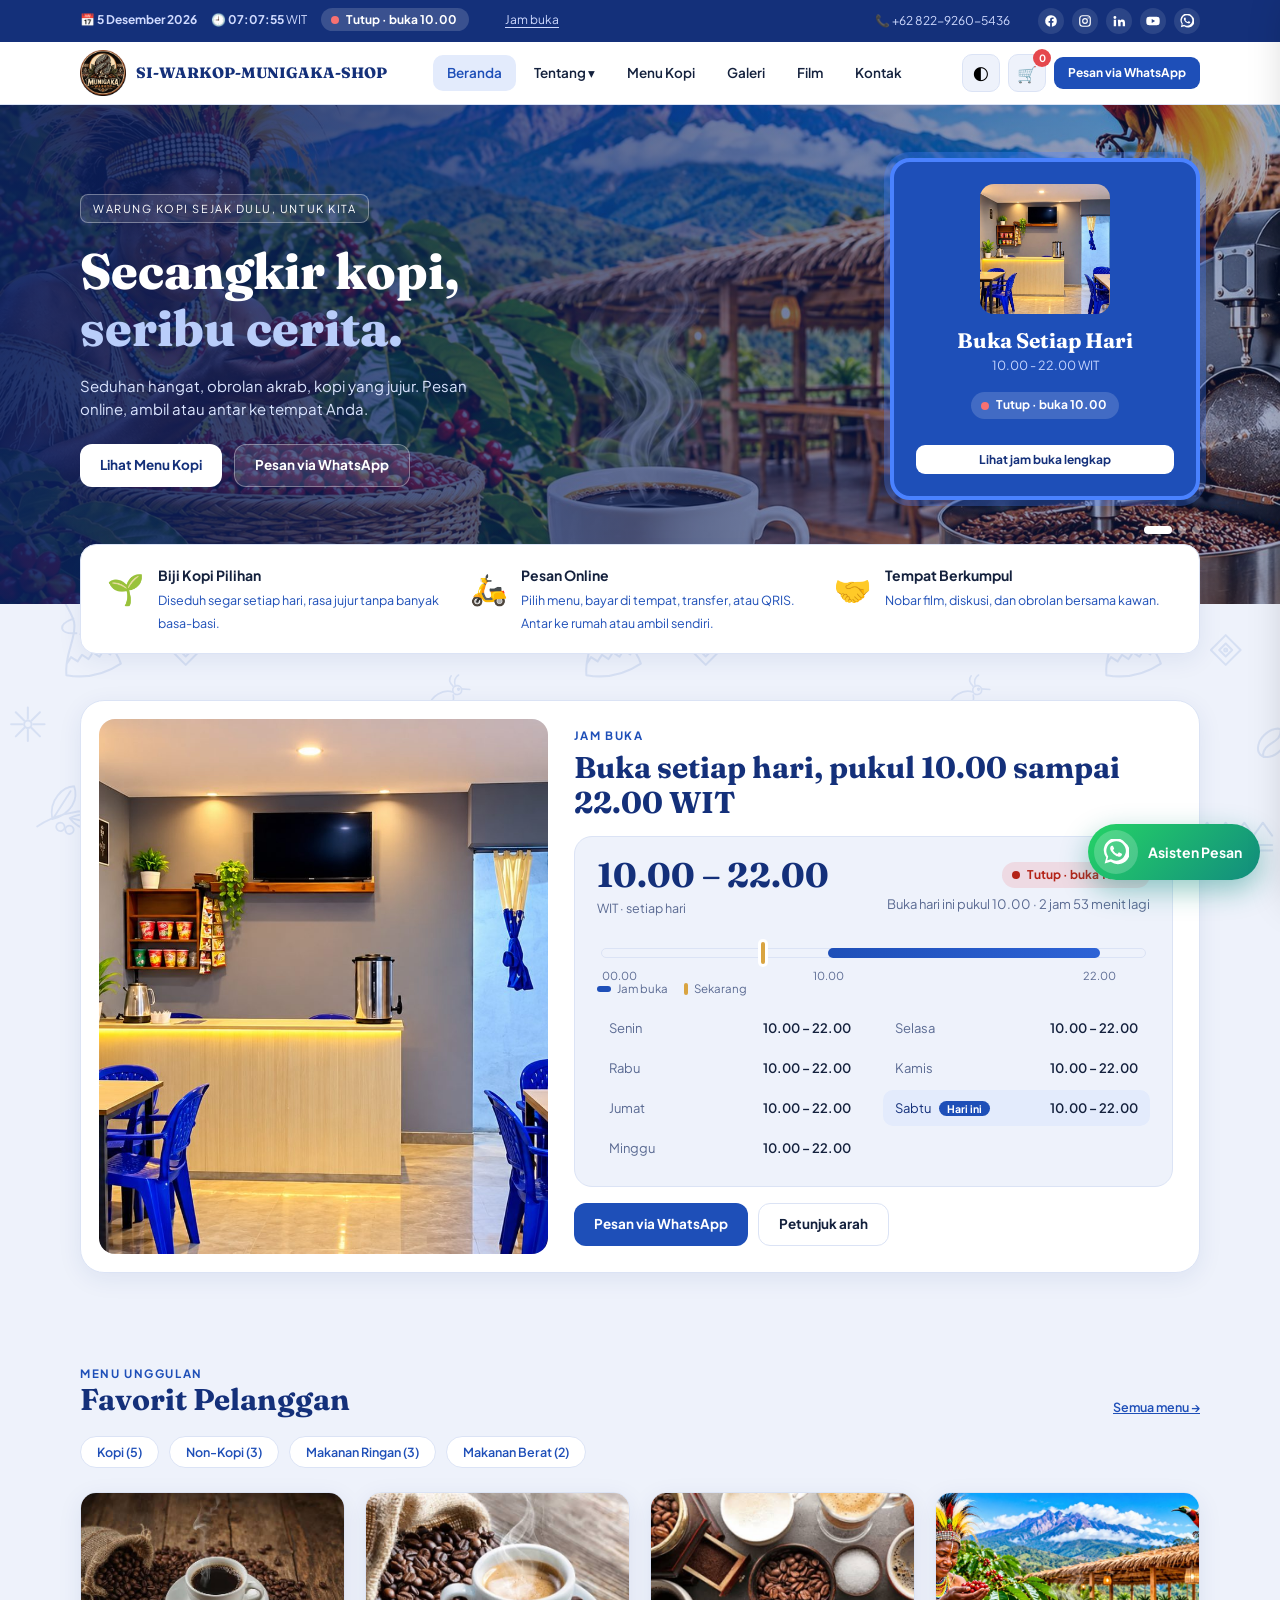
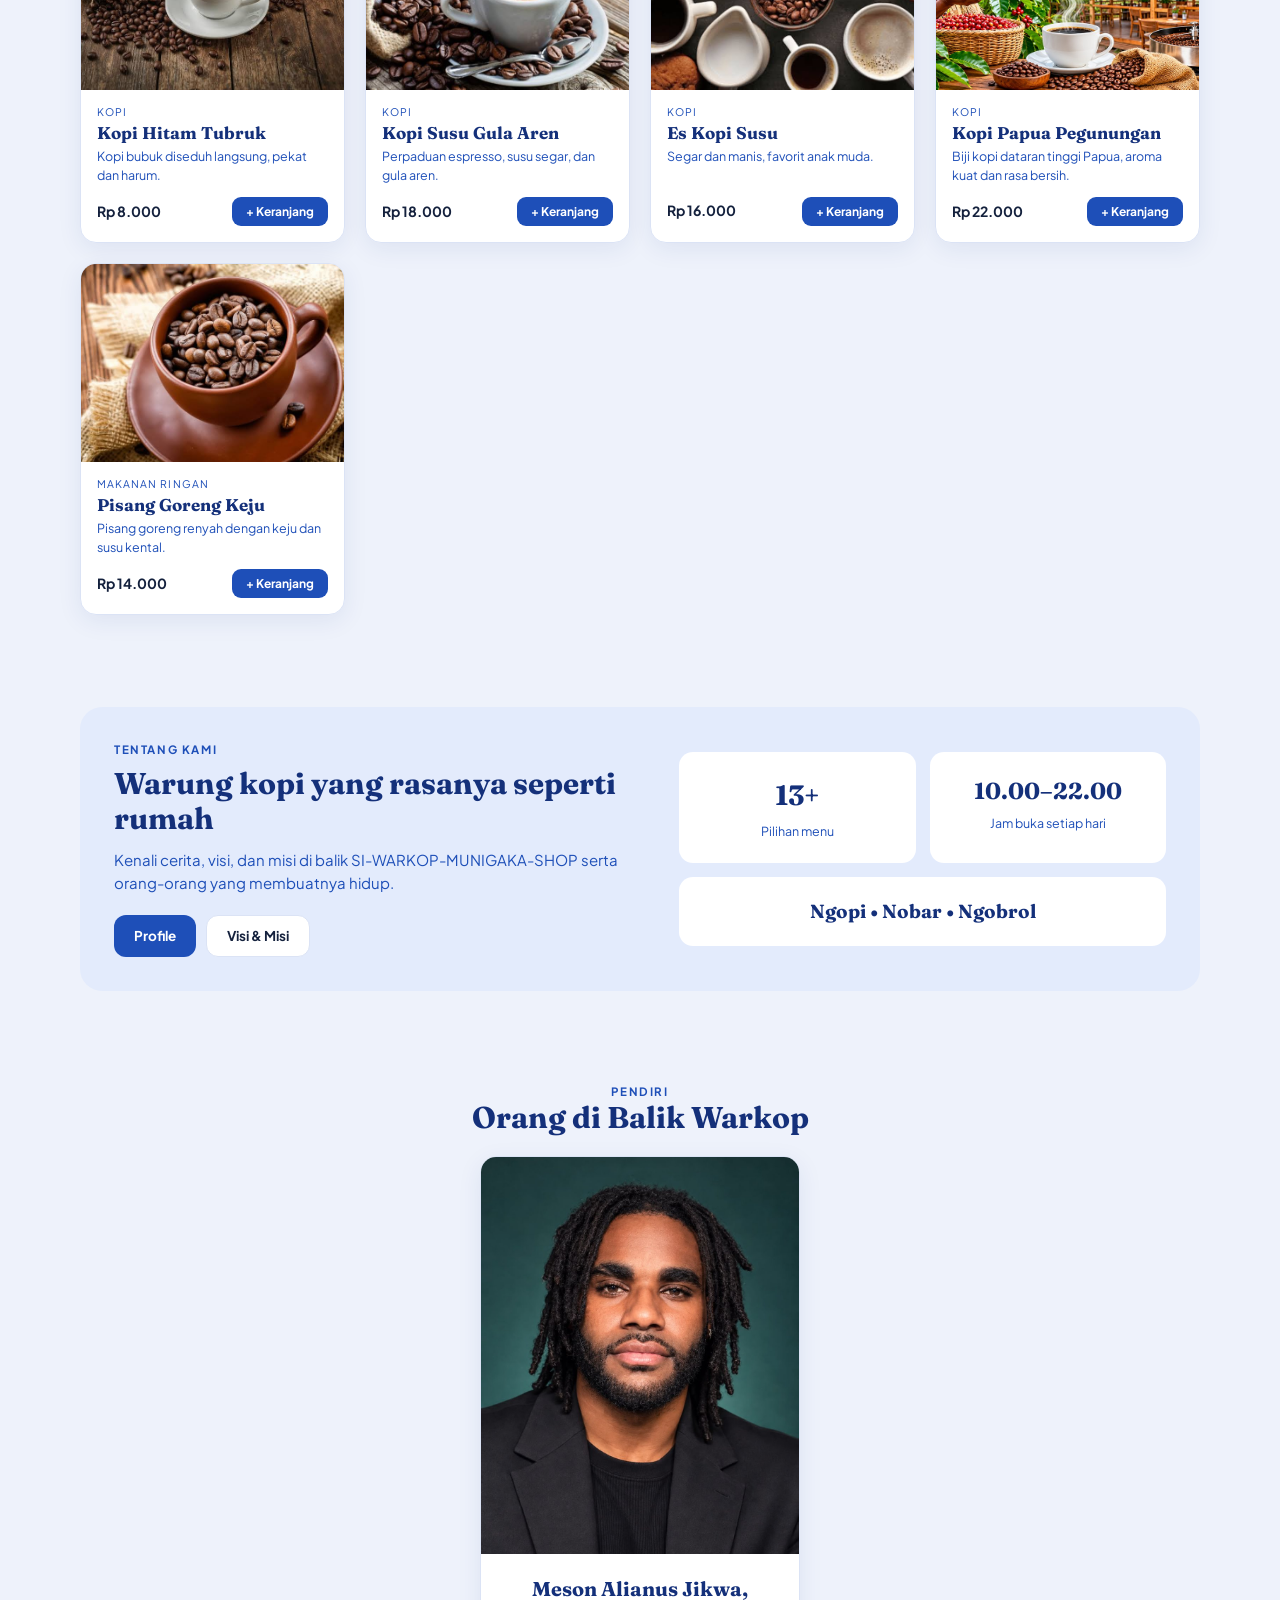
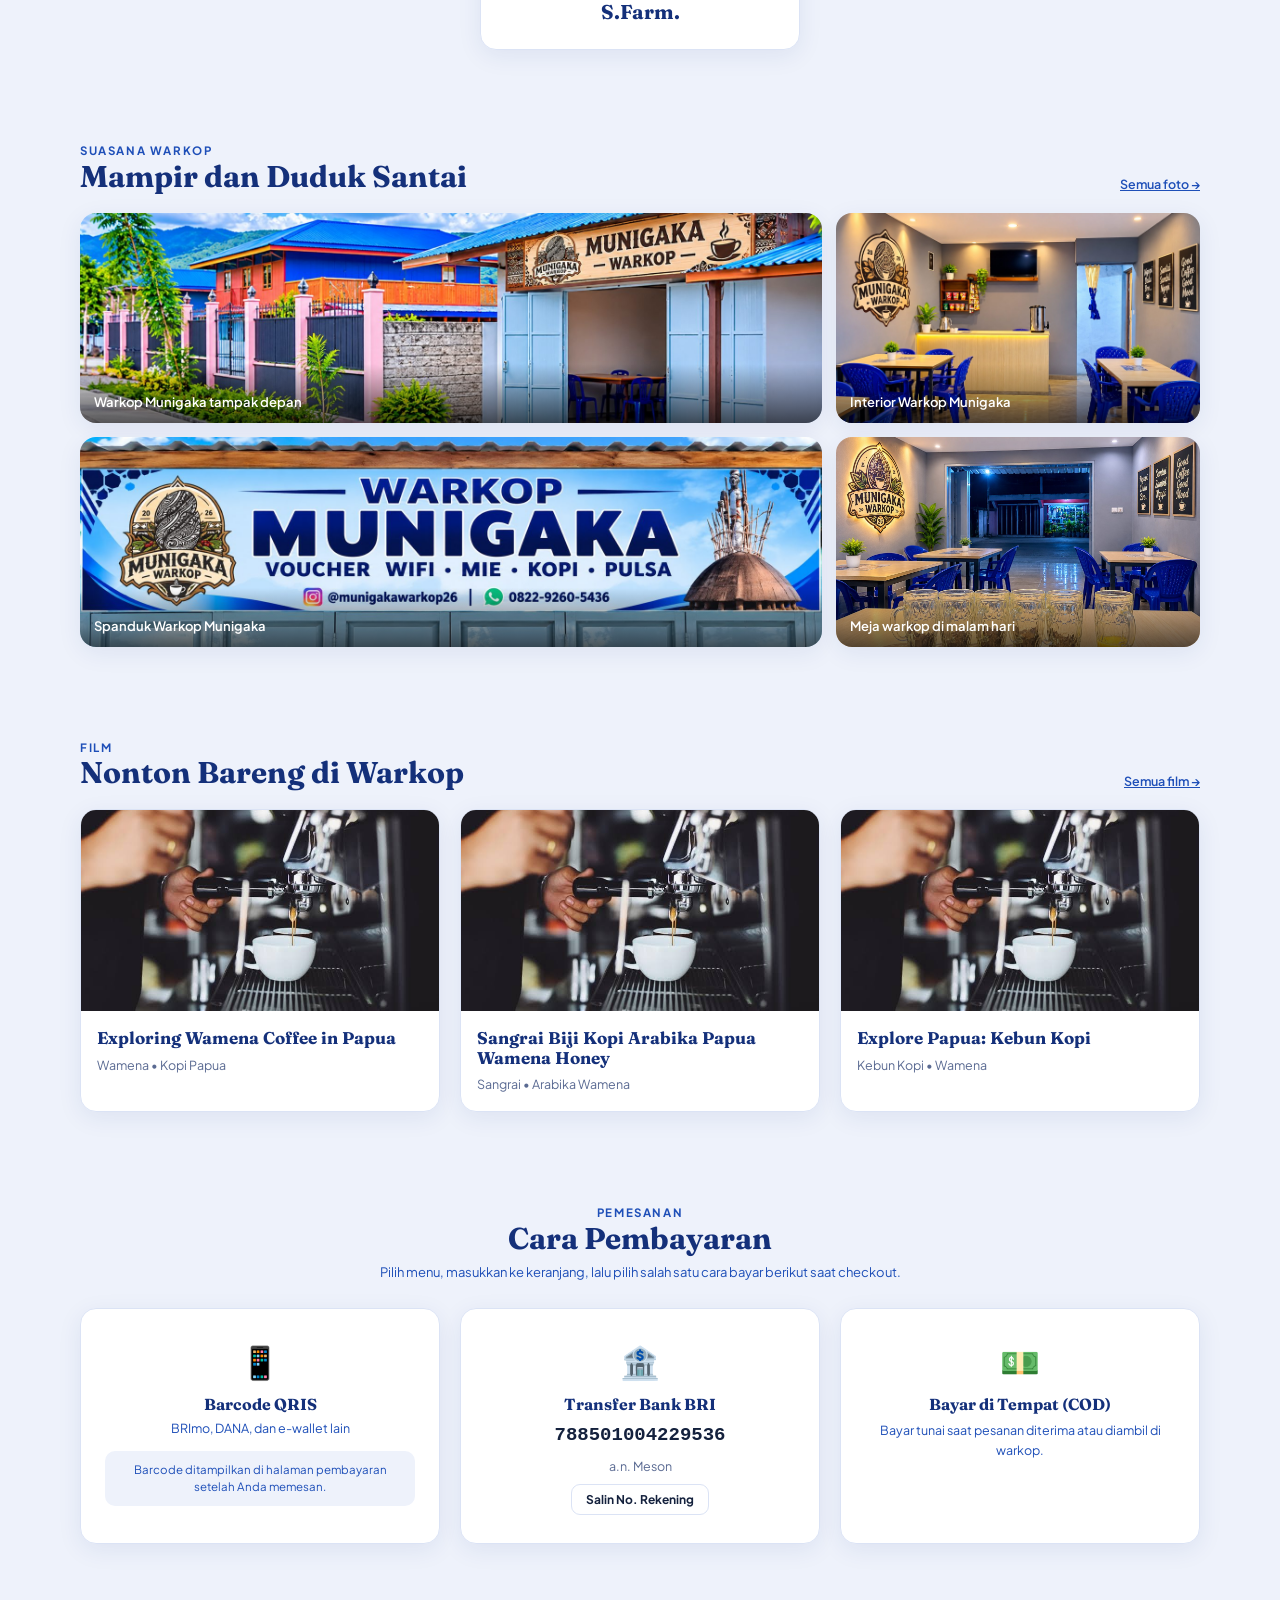
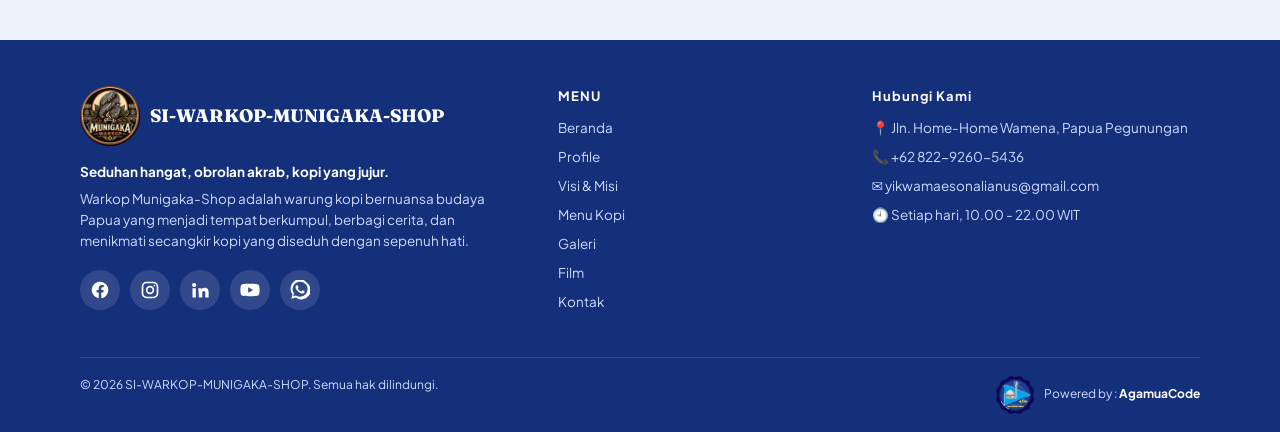
<file: index.html>
<!DOCTYPE html>
<html lang="id">
<head>
<meta charset="UTF-8"><meta name="viewport" content="width=device-width,initial-scale=1">
<title>SI-WARKOP-MUNIGAKA-SHOP — Secangkir kopi, seribu cerita</title>
<meta name="description" content="Warkop Munigaka, Wamena. Buka setiap hari pukul 10.00 - 22.00 WIT. Pesan online, ambil atau antar ke tempat Anda.">
<meta property="og:title" content="Warkop Munigaka — buka setiap hari 10.00 - 22.00 WIT">
<meta property="og:image" content="assets/images/foto/warkop/warkop-tampak-depan.jpg">
<link rel="icon" href="assets/images/logo.png">
<link rel="preconnect" href="https://fonts.googleapis.com"><link rel="preconnect" href="https://fonts.gstatic.com" crossorigin>
<link href="https://fonts.googleapis.com/css2?family=Fraunces:opsz,wght@9..144,600;9..144,800&family=Plus+Jakarta+Sans:wght@400;500;600;700&display=swap" rel="stylesheet">
<link rel="stylesheet" href="assets/css/style.css">
</head>
<body data-page="index">
<div id="site-header"></div>

<header class="hero">
  <div id="slides"></div>
  <div class="wrap">
    <div>
      <button class="hero-status on-dark" data-hours aria-label="Lihat jam buka lengkap"><span class="js-pill"></span><u>Lihat jam buka lengkap</u></button><br>
      <span class="tag">Warung kopi sejak dulu, untuk kita</span>
      <h1>Secangkir kopi,<br><em>seribu cerita.</em></h1>
      <p>Seduhan hangat, obrolan akrab, kopi yang jujur. Pesan online, ambil atau antar ke tempat Anda.</p>
      <div class="cta"><a class="btn btn-white" href="menu.html">Lihat Menu Kopi</a><a class="btn btn-outline" data-wa="Halo SI-WARKOP-MUNIGAKA-SHOP, saya ingin memesan." href="https://wa.me/6282292605436" target="_blank" rel="noopener">Pesan via WhatsApp</a></div>
    </div>
    <div class="open-card">
      <img src="assets/images/foto/hero/buka-setiap-hari.jpg" alt="Interior Warkop Munigaka">
      <h3>Buka Setiap Hari</h3><small>10.00 - 22.00 WIT</small>
      <div class="oc-state on-dark"><span class="js-pill"></span></div>
      <button class="btn btn-white btn-sm" data-hours>Lihat jam buka lengkap</button>
    </div>
  </div>
  <div class="dots" id="dots"></div>
</header>

<main class="wrap">
  <div class="features reveal">
    <div class="feat"><div class="ic">🌱</div><div><b>Biji Kopi Pilihan</b><span>Diseduh segar setiap hari, rasa jujur tanpa banyak basa-basi.</span></div></div>
    <div class="feat"><div class="ic">🛵</div><div><b>Pesan Online</b><span>Pilih menu, bayar di tempat, transfer, atau QRIS. Antar ke rumah atau ambil sendiri.</span></div></div>
    <div class="feat"><div class="ic">🤝</div><div><b>Tempat Berkumpul</b><span>Nobar film, diskusi, dan obrolan bersama kawan.</span></div></div>
  </div>

  <section id="jam">
    <div class="hours-sec reveal">
      <div class="hs-photo"><img src="assets/images/foto/warkop/interior-warkop.jpg" alt="Interior Warkop Munigaka" loading="lazy"></div>
      <div class="hs-info">
        <div class="eyebrow">Jam Buka</div>
        <h2>Buka setiap hari, pukul 10.00 sampai 22.00 WIT</h2>
        <div class="hc" data-hours-card></div>
        <div class="hs-cta"><a class="btn btn-primary" data-wa="Halo Warkop Munigaka, saya ingin memesan." href="https://wa.me/6282292605436" target="_blank" rel="noopener">Pesan via WhatsApp</a><a class="btn btn-ghost" href="https://www.google.com/maps/search/?api=1&query=Jln.%20Home-Home%20Wamena" target="_blank" rel="noopener">Petunjuk arah</a></div>
      </div>
    </div>
  </section>

  <section id="menu">
    <div class="sec-head"><div><div class="eyebrow">Menu Unggulan</div><h2>Favorit Pelanggan</h2></div><a class="more" href="menu.html">Semua menu →</a></div>
    <div class="chips" id="chips"></div>
    <div class="grid4" id="favGrid"></div>
  </section>

  <section>
    <div class="about reveal">
      <div>
        <div class="eyebrow">Tentang Kami</div>
        <h2>Warung kopi yang rasanya seperti rumah</h2>
        <p>Kenali cerita, visi, dan misi di balik SI-WARKOP-MUNIGAKA-SHOP serta orang-orang yang membuatnya hidup.</p>
        <div style="display:flex;gap:10px"><a class="btn btn-primary" href="profile.html">Profile</a><a class="btn btn-ghost" href="visi-misi.html">Visi &amp; Misi</a></div>
      </div>
      <div class="stats">
        <div class="stat"><b id="menuCount">13+</b><span>Pilihan menu</span></div>
        <div class="stat"><b style="font-size:23px">10.00–22.00</b><span>Jam buka setiap hari</span></div>
        <div class="stat wide">Ngopi • Nobar • Ngobrol</div>
      </div>
    </div>
  </section>

  <section class="center">
    <div class="eyebrow">Pendiri</div><h2>Orang di Balik Warkop</h2>
    <div class="card founder reveal"><div class="img"><img src="assets/images/foto/profile/meson-alianus-jikwa.jpg" alt="Meson Alianus Jikwa, S.Farm."></div><div class="body"><h3>Meson Alianus Jikwa, S.Farm.</h3></div></div>
  </section>

  <section>
    <div class="sec-head"><div><div class="eyebrow">Suasana Warkop</div><h2>Mampir dan Duduk Santai</h2></div><a class="more" href="galeri.html">Semua foto →</a></div>
    <div class="mini-gal" id="miniGal"></div>
  </section>

  <section>
    <div class="sec-head"><div><div class="eyebrow">Film</div><h2>Nonton Bareng di Warkop</h2></div><a class="more" href="film.html">Semua film →</a></div>
    <div class="grid3" id="filmGrid"></div>
  </section>

  <section class="center">
    <div class="eyebrow">Pemesanan</div><h2>Cara Pembayaran</h2>
    <p>Pilih menu, masukkan ke keranjang, lalu pilih salah satu cara bayar berikut saat checkout.</p>
    <div class="grid3" style="margin-top:26px">
      <div class="card pay reveal"><div class="ic">📱</div><h3>Barcode QRIS</h3><p style="min-height:0">BRImo, DANA, dan e-wallet lain</p><div class="note">Barcode ditampilkan di halaman pembayaran setelah Anda memesan.</div></div>
      <div class="card pay reveal"><div class="ic">🏦</div><h3>Transfer Bank BRI</h3><span class="rek">788501004229536</span><p style="min-height:0;color:var(--muted)">a.n. Meson</p><button class="btn btn-ghost btn-sm" id="payCopy" style="margin-top:8px">Salin No. Rekening</button></div>
      <div class="card pay reveal"><div class="ic">💵</div><h3>Bayar di Tempat (COD)</h3><p style="min-height:0;margin-top:8px">Bayar tunai saat pesanan diterima atau diambil di warkop.</p></div>
    </div>
  </section>
</main>

<div id="site-footer"></div>
<script src="assets/js/app.js"></script>
<script src="assets/js/asisten.js"></script>
</body>
</html>
</file>
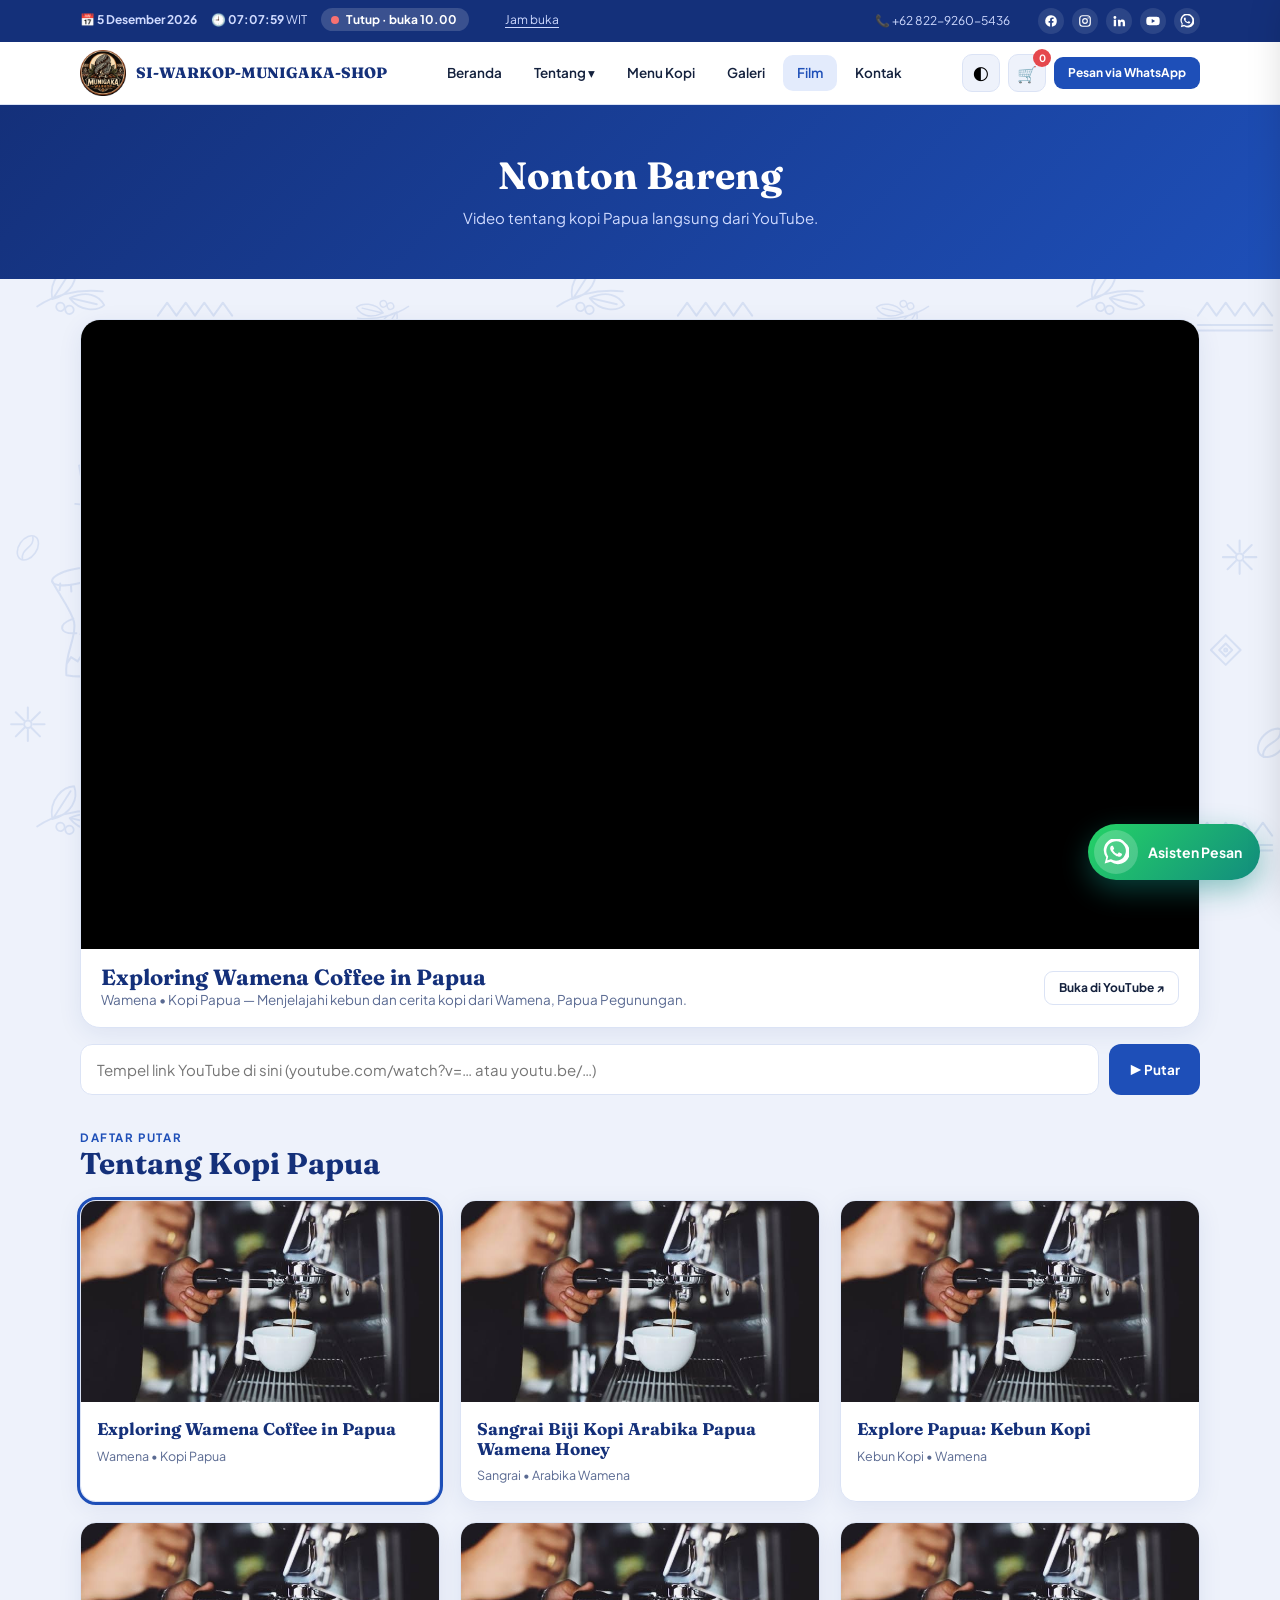
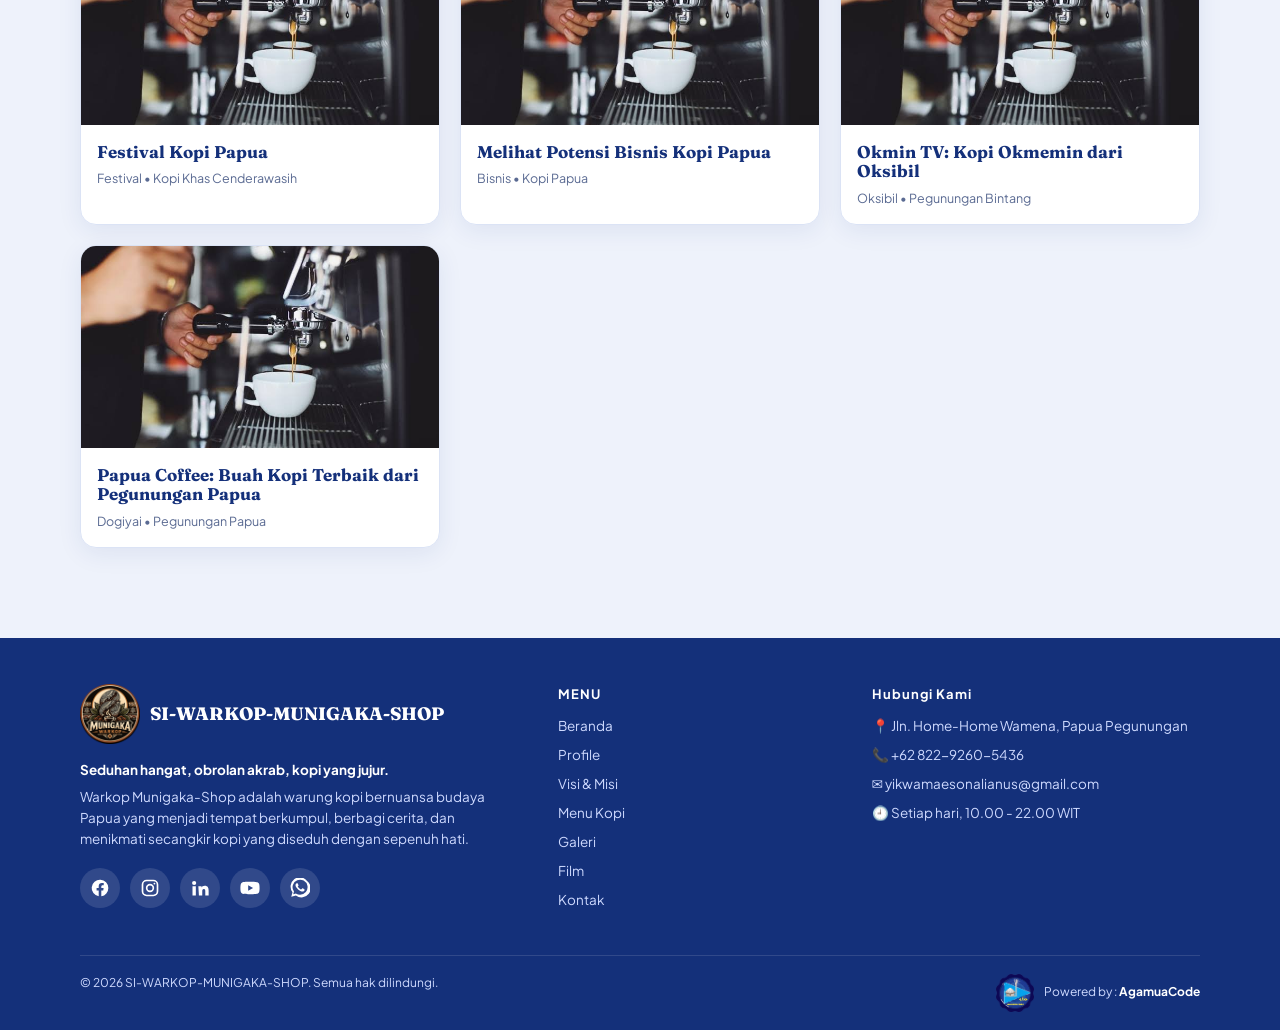
<file: film.html>
<!DOCTYPE html>
<html lang="id">
<head>
<meta charset="UTF-8"><meta name="viewport" content="width=device-width,initial-scale=1">
<title>Nonton Bareng — SI-WARKOP-MUNIGAKA-SHOP</title>
<link rel="icon" href="assets/images/logo.png">
<link rel="preconnect" href="https://fonts.googleapis.com"><link rel="preconnect" href="https://fonts.gstatic.com" crossorigin>
<link href="https://fonts.googleapis.com/css2?family=Fraunces:opsz,wght@9..144,600;9..144,800&family=Plus+Jakarta+Sans:wght@400;500;600;700&display=swap" rel="stylesheet">
<link rel="stylesheet" href="assets/css/style.css">
</head>
<body data-page="film">
<div id="site-header"></div>
<div class="page-hero"><div class="wrap"><h1>Nonton Bareng</h1><p>Video tentang kopi Papua langsung dari YouTube.</p></div></div>
<main class="wrap" style="padding:40px 0">
<div class="player-wrap"><div class="player" id="player"></div>
<div class="player-info"><div><h2 id="pTitle"></h2><p id="pMeta"></p></div><a id="pLink" class="btn btn-ghost btn-sm" target="_blank" rel="noopener">Buka di YouTube ↗</a></div></div>
<form class="yt-form" id="ytForm"><input id="ytUrl" type="text" placeholder="Tempel link YouTube di sini (youtube.com/watch?v=… atau youtu.be/…)" aria-label="Link YouTube"><button class="btn btn-primary">▶ Putar</button></form>
<div class="msg" id="ytMsg"></div>
<div class="sec-head" style="margin-top:34px"><div><div class="eyebrow">Daftar Putar</div><h2>Tentang Kopi Papua</h2></div></div>
<div class="grid3" id="filmGrid"></div>
</main>
<div id="site-footer"></div>
<script src="assets/js/app.js"></script>
<script src="assets/js/asisten.js"></script>
</body></html>
</file>
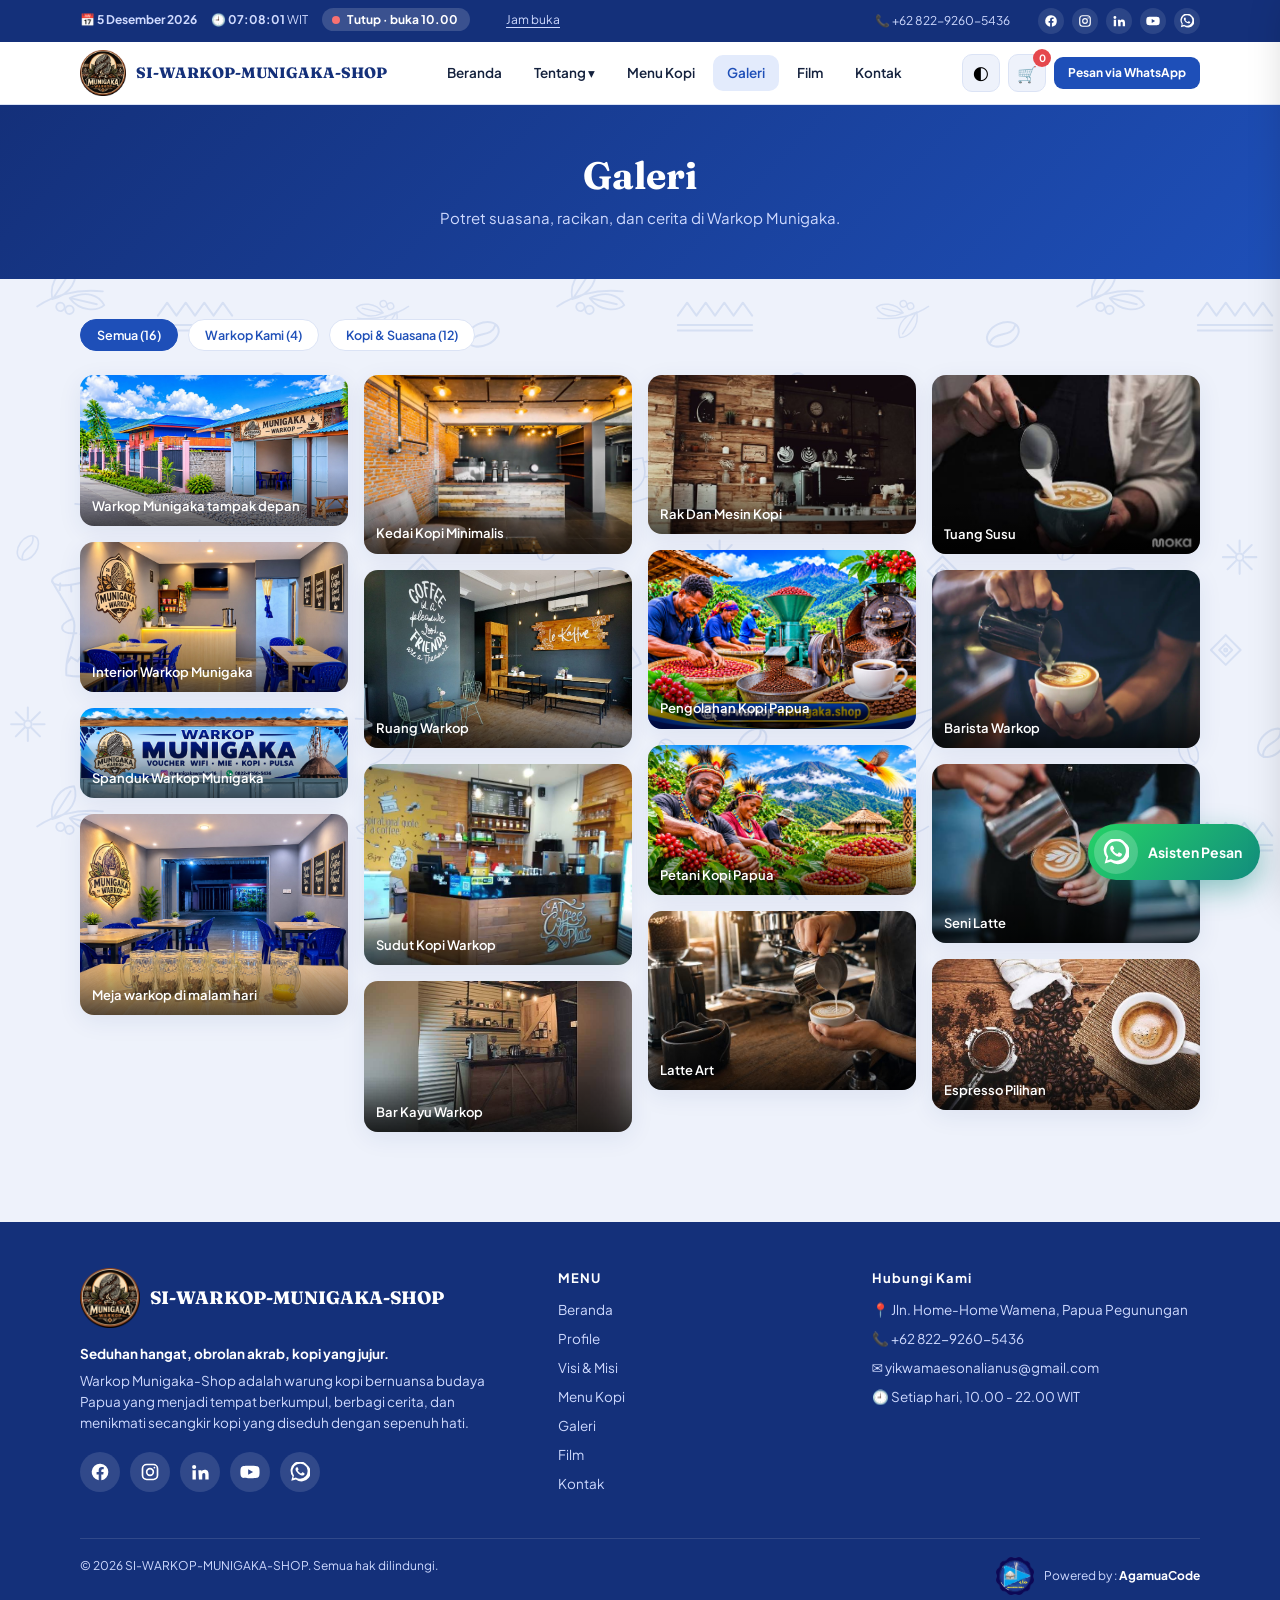
<file: galeri.html>
<!DOCTYPE html>
<html lang="id">
<head>
<meta charset="UTF-8"><meta name="viewport" content="width=device-width,initial-scale=1">
<title>Galeri — SI-WARKOP-MUNIGAKA-SHOP</title>
<link rel="icon" href="assets/images/logo.png">
<link rel="preconnect" href="https://fonts.googleapis.com"><link rel="preconnect" href="https://fonts.gstatic.com" crossorigin>
<link href="https://fonts.googleapis.com/css2?family=Fraunces:opsz,wght@9..144,600;9..144,800&family=Plus+Jakarta+Sans:wght@400;500;600;700&display=swap" rel="stylesheet">
<link rel="stylesheet" href="assets/css/style.css">
</head>
<body data-page="galeri">
<div id="site-header"></div>
<div class="page-hero"><div class="wrap"><h1>Galeri</h1><p>Potret suasana, racikan, dan cerita di Warkop Munigaka.</p></div></div>
<main class="wrap" style="padding:40px 0">
<div class="chips" id="galChips"></div>
<div class="gal" id="galGrid"></div>
</main>
<div id="site-footer"></div>
<script src="assets/js/app.js"></script>
<script src="assets/js/asisten.js"></script>
</body></html>
</file>
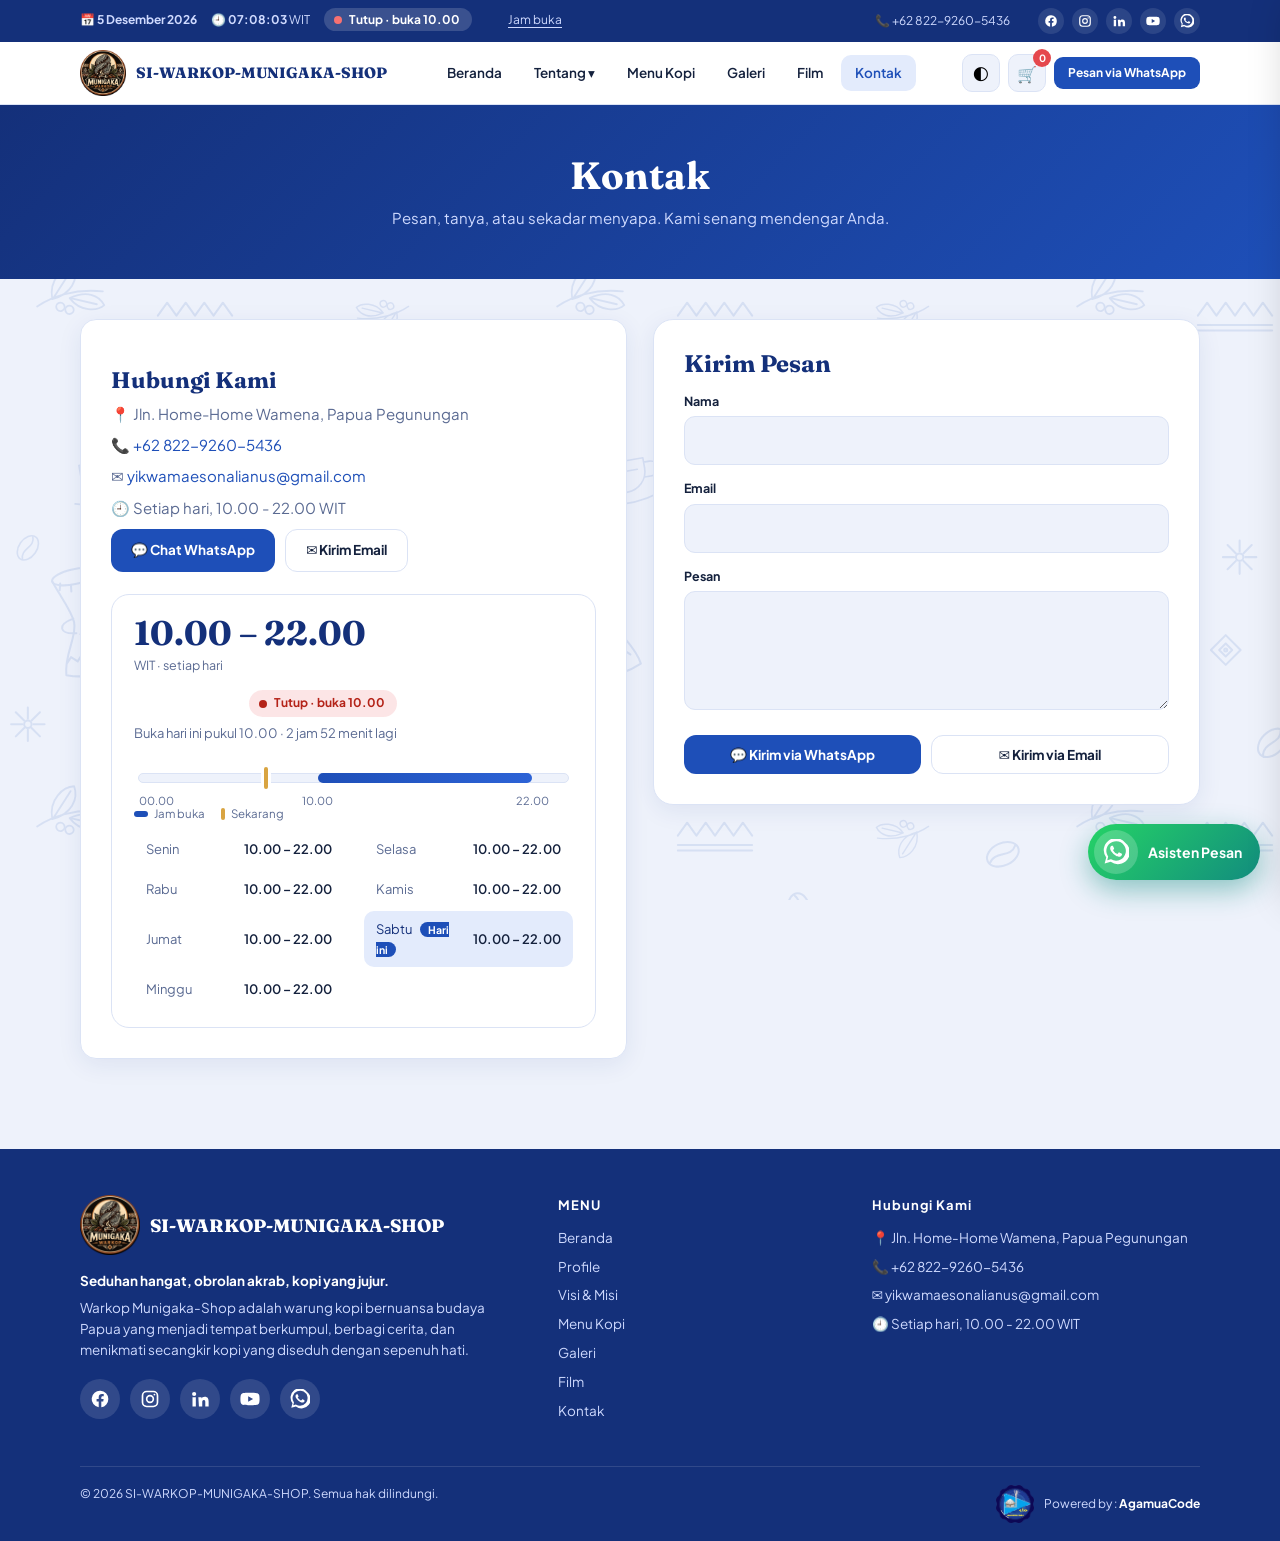
<file: kontak.html>
<!DOCTYPE html>
<html lang="id">
<head>
<meta charset="UTF-8"><meta name="viewport" content="width=device-width,initial-scale=1">
<title>Kontak — SI-WARKOP-MUNIGAKA-SHOP</title>
<link rel="icon" href="assets/images/logo.png">
<link rel="preconnect" href="https://fonts.googleapis.com"><link rel="preconnect" href="https://fonts.gstatic.com" crossorigin>
<link href="https://fonts.googleapis.com/css2?family=Fraunces:opsz,wght@9..144,600;9..144,800&family=Plus+Jakarta+Sans:wght@400;500;600;700&display=swap" rel="stylesheet">
<link rel="stylesheet" href="assets/css/style.css">
</head>
<body data-page="kontak">
<div id="site-header"></div>
<div class="page-hero"><div class="wrap"><h1>Kontak</h1><p>Pesan, tanya, atau sekadar menyapa. Kami senang mendengar Anda.</p></div></div>
<main class="wrap" style="padding:40px 0">
<div class="two" style="align-items:start"><div class="prose"><h2>Hubungi Kami</h2><p>📍 Jln. Home-Home Wamena, Papua Pegunungan</p><p>📞 <a href="tel:+6282292605436" style="color:var(--blue)">+62 822-9260-5436</a></p><p>✉️ <a href="mailto:yikwamaesonalianus@gmail.com" style="color:var(--blue)">yikwamaesonalianus@gmail.com</a></p><p>🕘 Setiap hari, 10.00 - 22.00 WIT</p>
<div style="display:flex;gap:10px;flex-wrap:wrap;margin-top:10px"><a class="btn btn-primary" data-wa href="https://wa.me/6282292605436" target="_blank" rel="noopener">💬 Chat WhatsApp</a><a class="btn btn-ghost" href="mailto:yikwamaesonalianus@gmail.com">✉️ Kirim Email</a></div><div class="hc" data-hours-card style="margin-top:22px"></div></div>
<form class="form" id="contactForm" style="margin:0;max-width:none"><h1 style="font-size:24px">Kirim Pesan</h1>
<div class="field"><label>Nama</label><input name="nama" required></div><div class="field"><label>Email</label><input name="email" type="email" required></div>
<div class="field"><label>Pesan</label><textarea name="pesan" rows="4" required></textarea></div><div style="display:flex;gap:10px;flex-wrap:wrap"><button class="btn btn-primary" style="flex:1">💬 Kirim via WhatsApp</button><button type="button" class="btn btn-ghost" id="mailBtn" style="flex:1">✉️ Kirim via Email</button></div></form></div>
</main>
<div id="site-footer"></div>
<script src="assets/js/app.js"></script>
<script src="assets/js/asisten.js"></script>
</body></html>
</file>
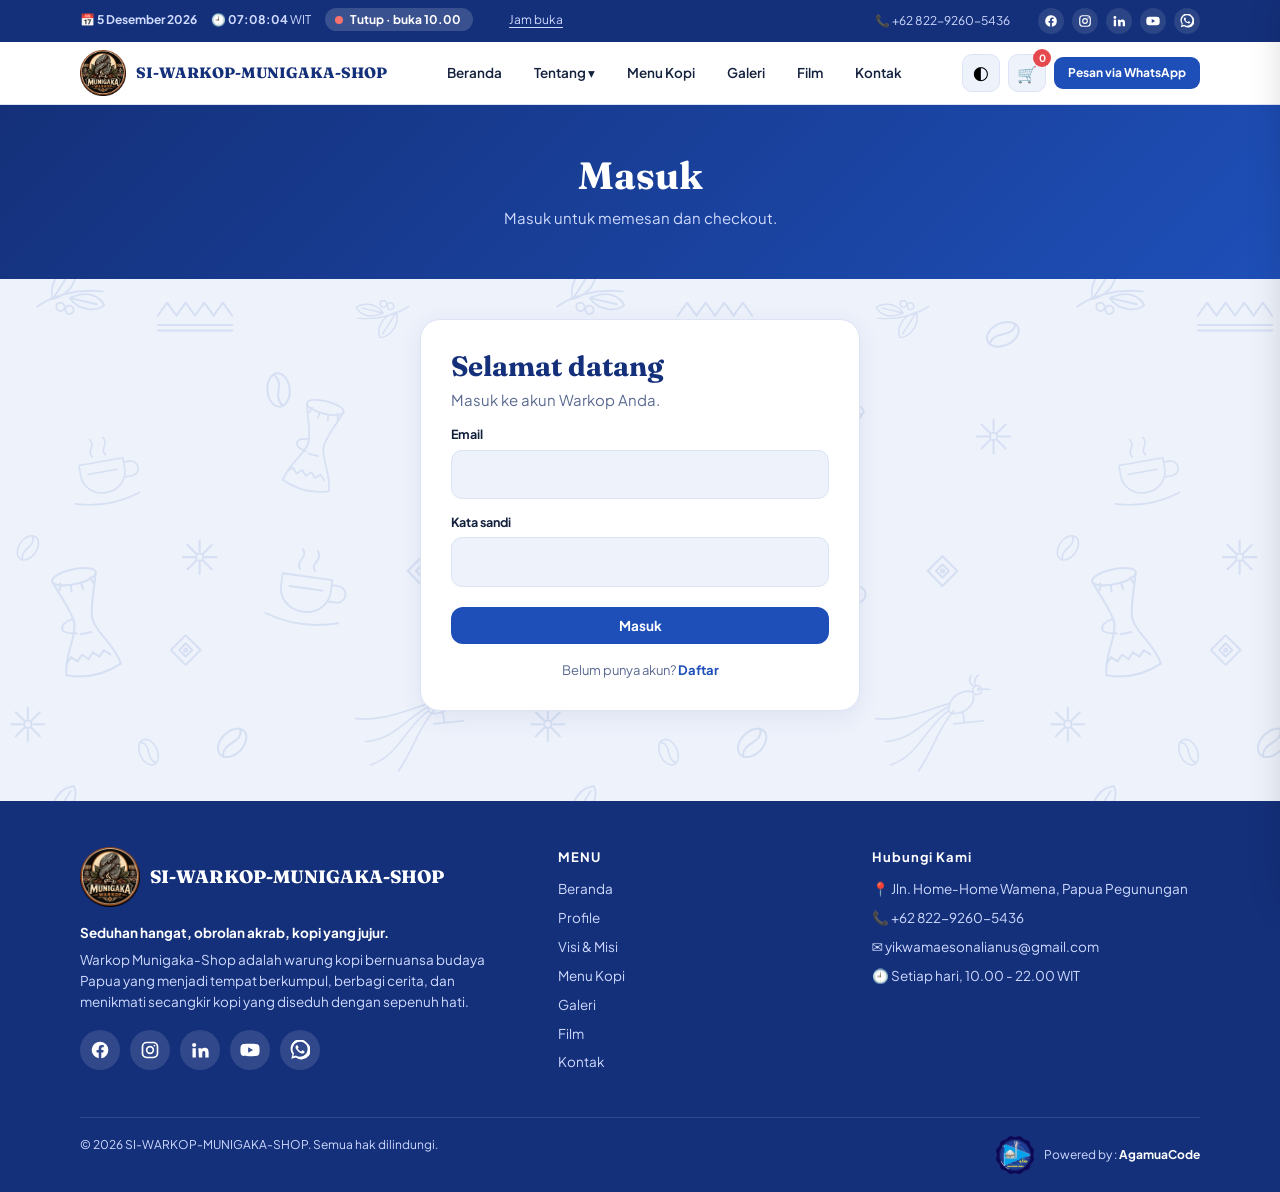
<file: login.html>
<!DOCTYPE html>
<html lang="id">
<head>
<meta charset="UTF-8"><meta name="viewport" content="width=device-width,initial-scale=1">
<title>Masuk — SI-WARKOP-MUNIGAKA-SHOP</title>
<link rel="icon" href="assets/images/logo.svg">
<link rel="preconnect" href="https://fonts.googleapis.com"><link rel="preconnect" href="https://fonts.gstatic.com" crossorigin>
<link href="https://fonts.googleapis.com/css2?family=Fraunces:opsz,wght@9..144,600;9..144,800&family=Plus+Jakarta+Sans:wght@400;500;600;700&display=swap" rel="stylesheet">
<link rel="stylesheet" href="assets/css/style.css">
</head>
<body data-page="login">
<div id="site-header"></div>
<div class="page-hero"><div class="wrap"><h1>Masuk</h1><p>Masuk untuk memesan dan checkout.</p></div></div>
<main class="wrap" style="padding:40px 0">
<form class="form" id="authForm"><h1>Selamat datang</h1><p style="color:var(--muted)">Masuk ke akun Warkop Anda.</p>
<div class="field"><label>Email</label><input name="email" type="email" required autocomplete="email"></div>
<div class="field"><label>Kata sandi</label><input name="pass" type="password" required autocomplete="current-password"></div>
<div class="msg" id="msg"></div><button class="btn btn-primary">Masuk</button><p class="alt">Belum punya akun? <a href="register.html">Daftar</a></p></form>
</main>
<div id="site-footer"></div>
<script src="assets/js/app.js"></script>
</body></html>
</file>
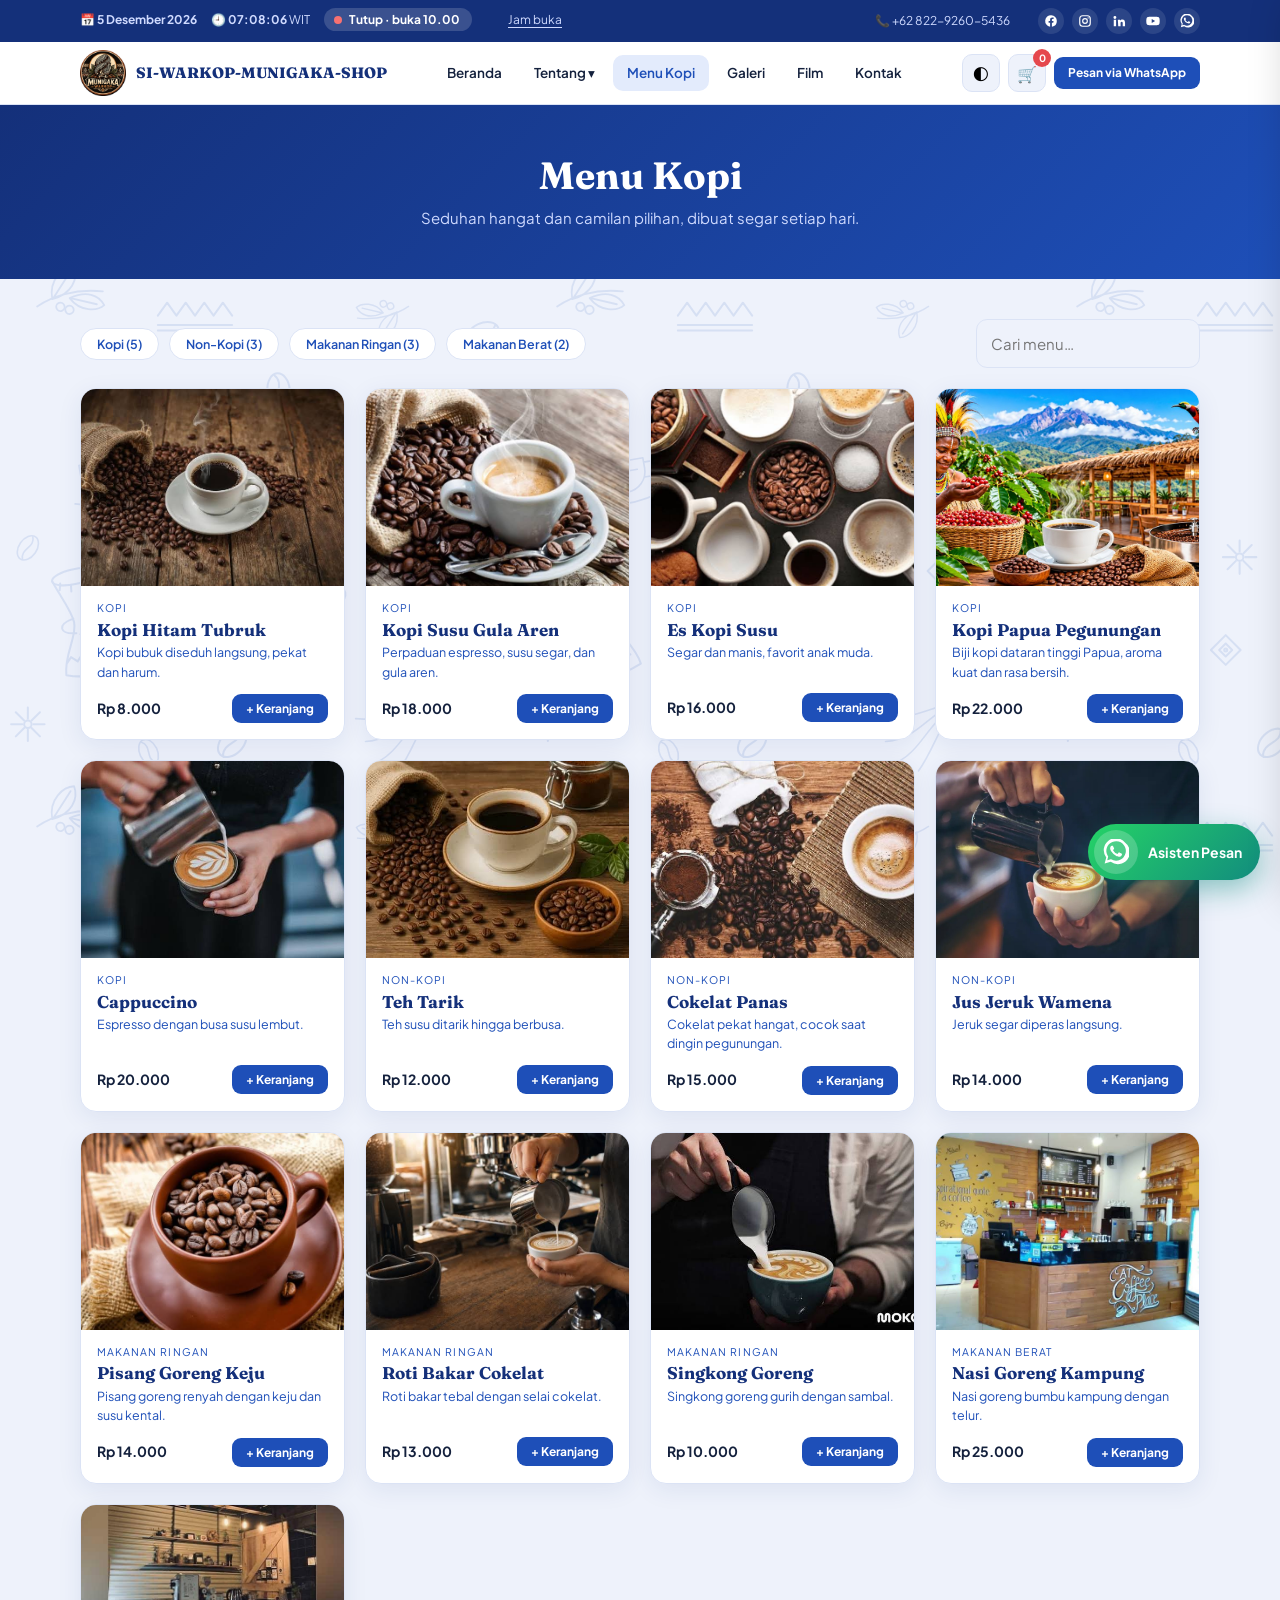
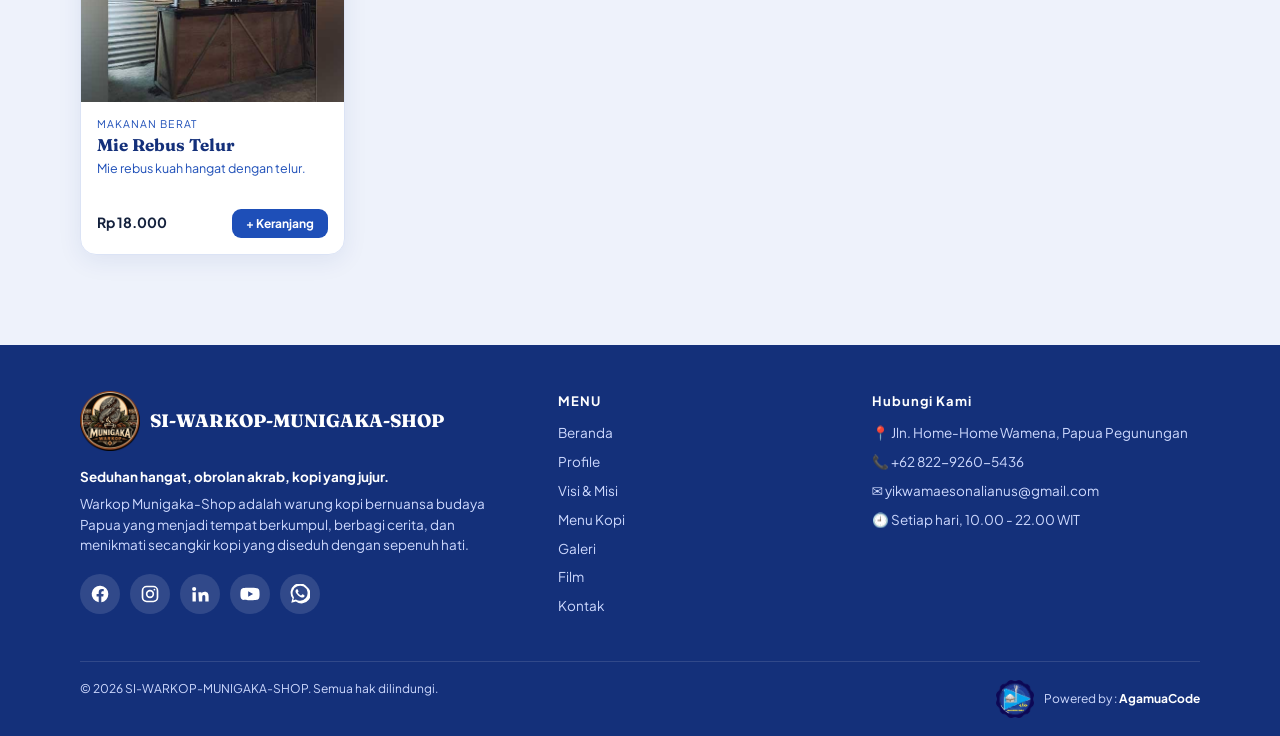
<file: menu.html>
<!DOCTYPE html>
<html lang="id">
<head>
<meta charset="UTF-8"><meta name="viewport" content="width=device-width,initial-scale=1">
<title>Menu Kopi — SI-WARKOP-MUNIGAKA-SHOP</title>
<link rel="icon" href="assets/images/logo.png">
<link rel="preconnect" href="https://fonts.googleapis.com"><link rel="preconnect" href="https://fonts.gstatic.com" crossorigin>
<link href="https://fonts.googleapis.com/css2?family=Fraunces:opsz,wght@9..144,600;9..144,800&family=Plus+Jakarta+Sans:wght@400;500;600;700&display=swap" rel="stylesheet">
<link rel="stylesheet" href="assets/css/style.css">
</head>
<body data-page="menu">
<div id="site-header"></div>
<div class="page-hero"><div class="wrap"><h1>Menu Kopi</h1><p>Seduhan hangat dan camilan pilihan, dibuat segar setiap hari.</p></div></div>
<main class="wrap" style="padding:40px 0">
<div style="display:flex;gap:14px;flex-wrap:wrap;align-items:center;margin-bottom:20px"><div class="chips" id="chips" style="margin:0"></div>
<div class="field" style="margin:0 0 0 auto;min-width:220px"><input id="search" type="search" placeholder="Cari menu…"></div></div>
<div class="grid4" id="menuGrid"></div>
</main>
<div id="site-footer"></div>
<script src="assets/js/app.js"></script>
<script src="assets/js/asisten.js"></script>
</body></html>
</file>
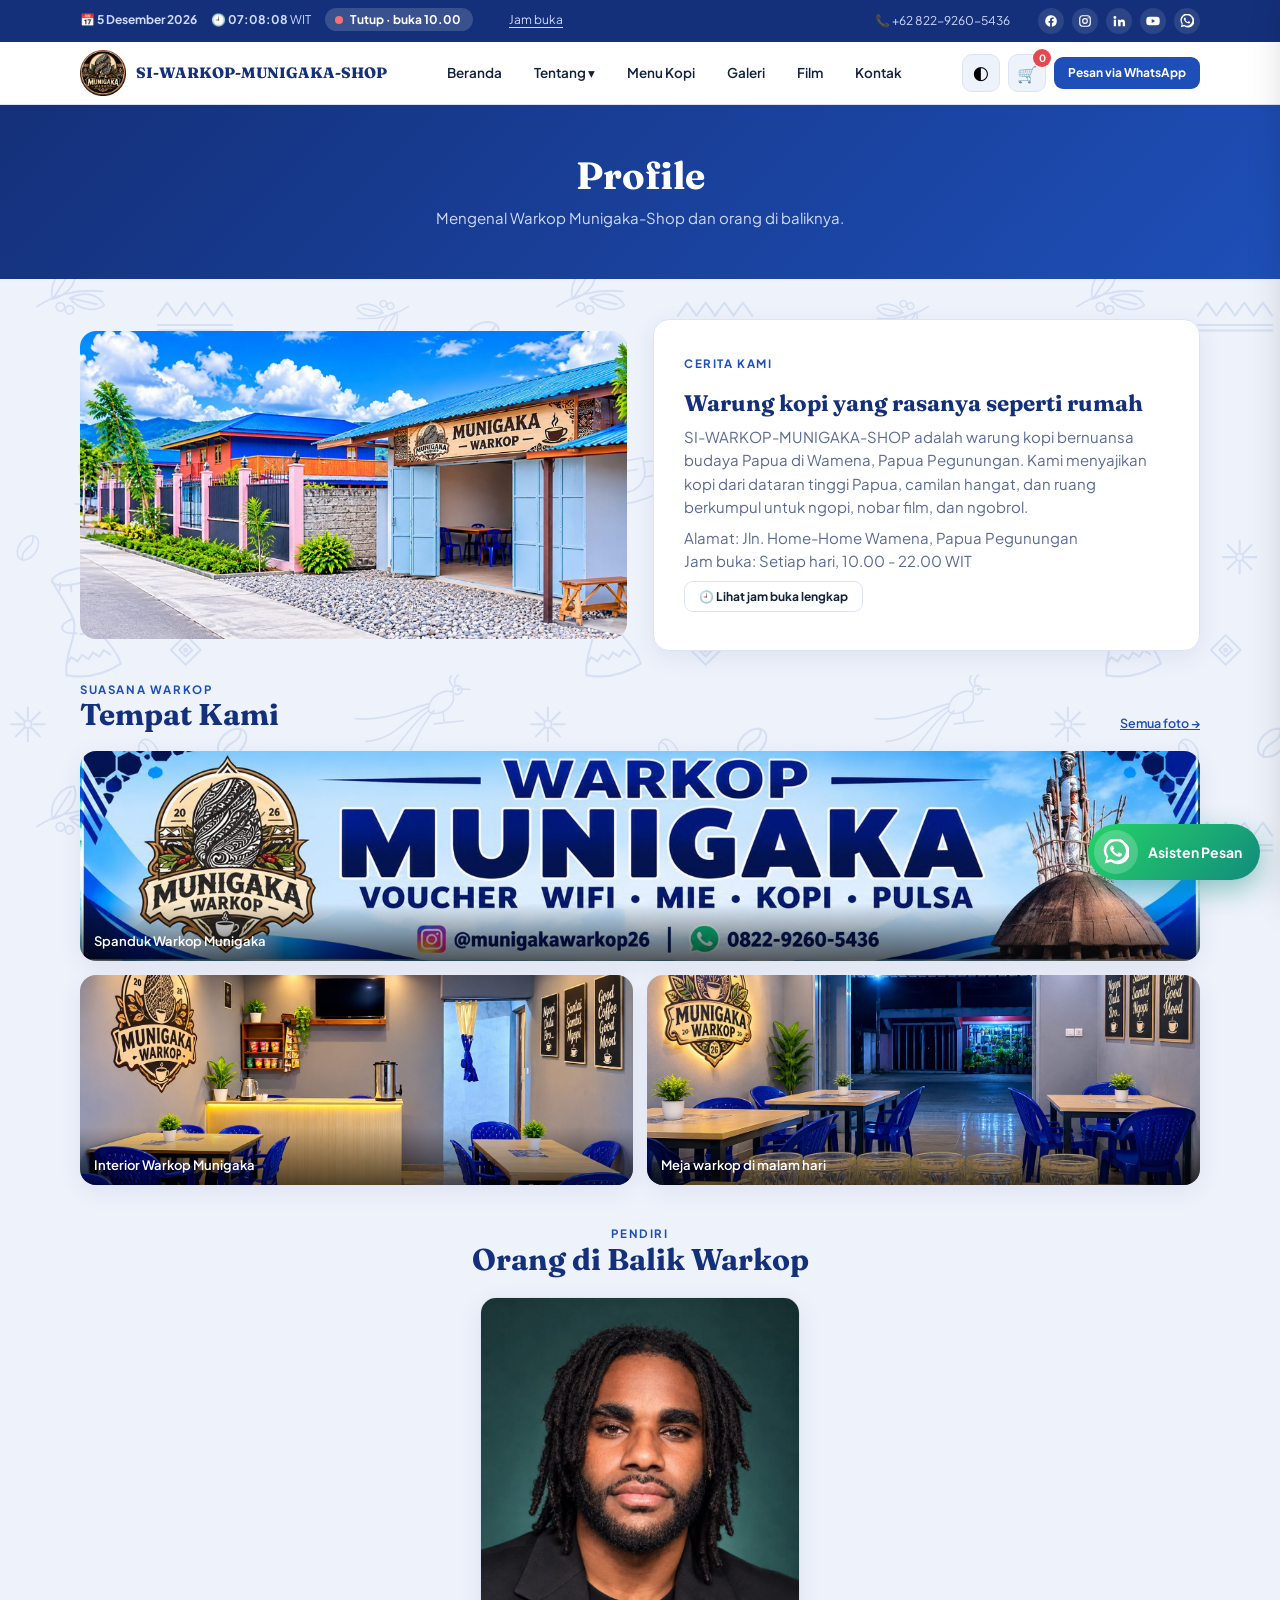
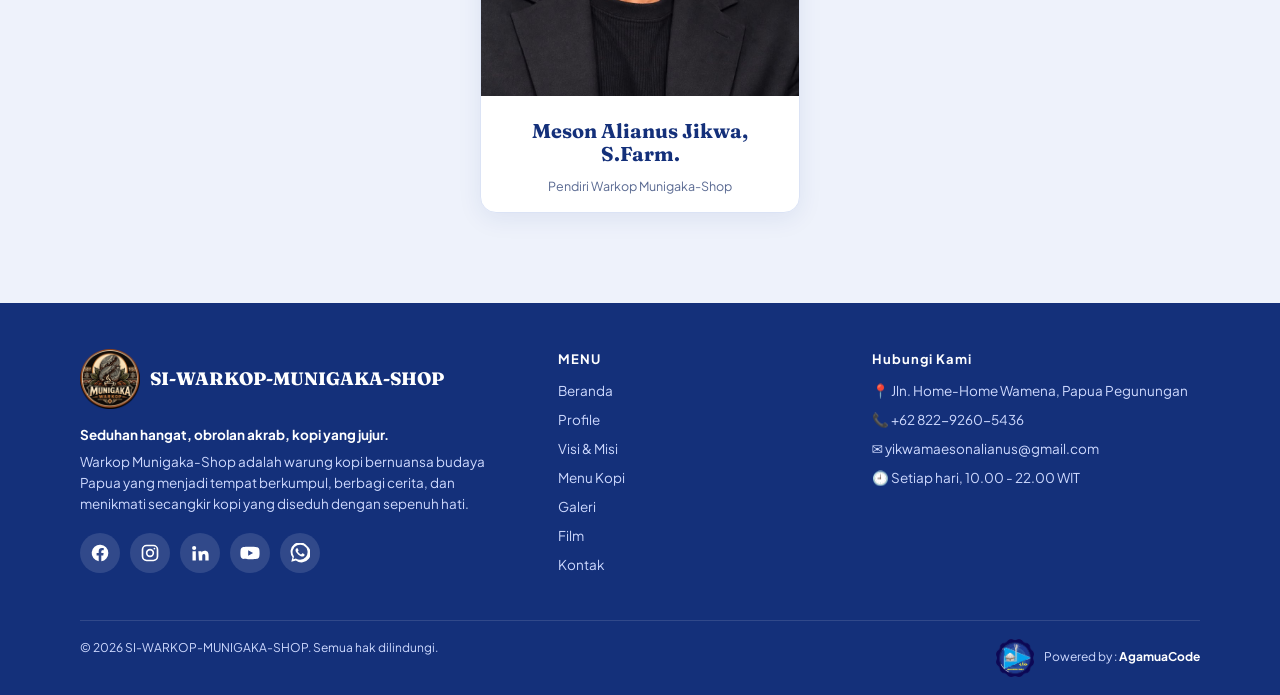
<file: profile.html>
<!DOCTYPE html>
<html lang="id">
<head>
<meta charset="UTF-8"><meta name="viewport" content="width=device-width,initial-scale=1">
<title>Profile — SI-WARKOP-MUNIGAKA-SHOP</title>
<link rel="icon" href="assets/images/logo.png">
<link rel="preconnect" href="https://fonts.googleapis.com"><link rel="preconnect" href="https://fonts.gstatic.com" crossorigin>
<link href="https://fonts.googleapis.com/css2?family=Fraunces:opsz,wght@9..144,600;9..144,800&family=Plus+Jakarta+Sans:wght@400;500;600;700&display=swap" rel="stylesheet">
<link rel="stylesheet" href="assets/css/style.css">
</head>
<body data-page="profile">
<div id="site-header"></div>
<div class="page-hero"><div class="wrap"><h1>Profile</h1><p>Mengenal Warkop Munigaka-Shop dan orang di baliknya.</p></div></div>
<main class="wrap" style="padding:40px 0">
<div class="two" style="margin-bottom:30px"><img src="assets/images/foto/profile/warkop-depan.jpg" alt="Warkop Munigaka tampak depan dengan papan nama">
<div class="prose"><span class="eyebrow">Cerita Kami</span><h2>Warung kopi yang rasanya seperti rumah</h2>
<p>SI-WARKOP-MUNIGAKA-SHOP adalah warung kopi bernuansa budaya Papua di Wamena, Papua Pegunungan. Kami menyajikan kopi dari dataran tinggi Papua, camilan hangat, dan ruang berkumpul untuk ngopi, nobar film, dan ngobrol.</p>
<p>Alamat: Jln. Home-Home Wamena, Papua Pegunungan<br>Jam buka: Setiap hari, 10.00 - 22.00 WIT</p><p><button class="btn btn-ghost btn-sm" data-hours>🕘 Lihat jam buka lengkap</button></p></div></div>
<div class="sec-head"><div><div class="eyebrow">Suasana Warkop</div><h2>Tempat Kami</h2></div><a class="more" href="galeri.html">Semua foto →</a></div>
<div class="mini-gal" id="miniGal" style="margin-bottom:40px"></div>
<div class="center"><div class="eyebrow">Pendiri</div><h2>Orang di Balik Warkop</h2>
<div class="card founder"><div class="img"><img src="assets/images/foto/profile/meson-alianus-jikwa.jpg" alt="Meson Alianus Jikwa"></div><div class="body"><h3>Meson Alianus Jikwa, S.Farm.</h3><p style="min-height:0;color:var(--muted)">Pendiri Warkop Munigaka-Shop</p></div></div></div>
</main>
<div id="site-footer"></div>
<script src="assets/js/app.js"></script>
<script src="assets/js/asisten.js"></script>
</body></html>
</file>
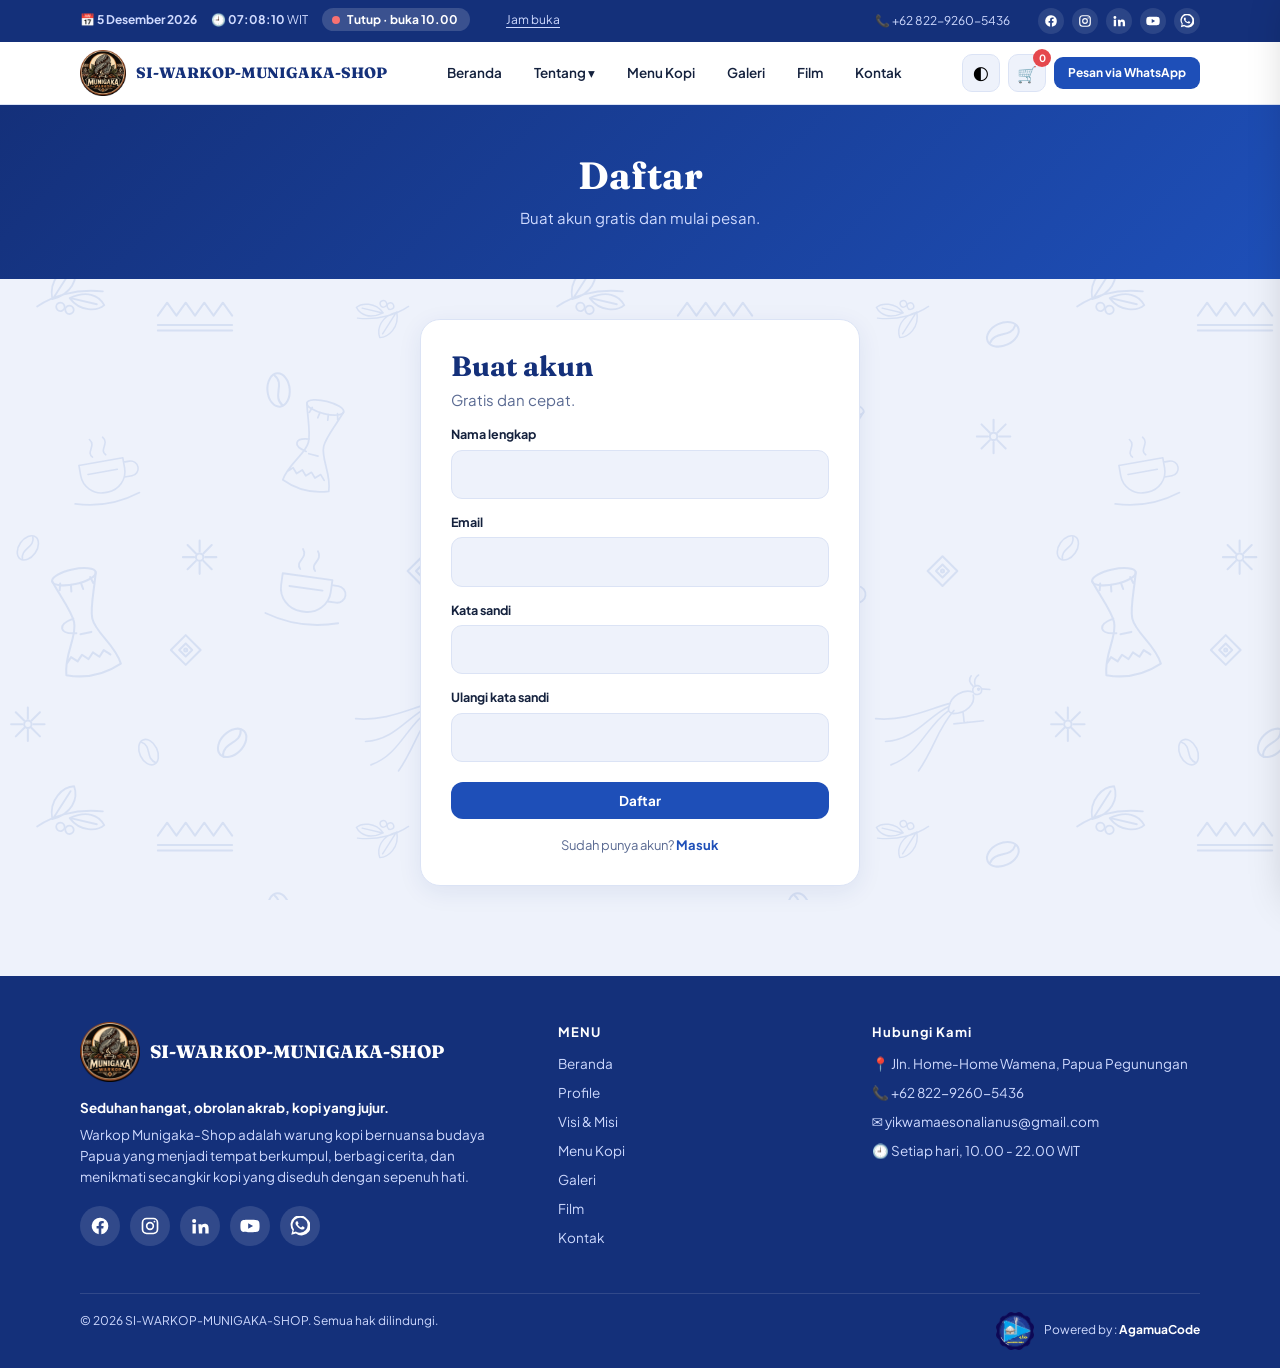
<file: register.html>
<!DOCTYPE html>
<html lang="id">
<head>
<meta charset="UTF-8"><meta name="viewport" content="width=device-width,initial-scale=1">
<title>Daftar — SI-WARKOP-MUNIGAKA-SHOP</title>
<link rel="icon" href="assets/images/logo.svg">
<link rel="preconnect" href="https://fonts.googleapis.com"><link rel="preconnect" href="https://fonts.gstatic.com" crossorigin>
<link href="https://fonts.googleapis.com/css2?family=Fraunces:opsz,wght@9..144,600;9..144,800&family=Plus+Jakarta+Sans:wght@400;500;600;700&display=swap" rel="stylesheet">
<link rel="stylesheet" href="assets/css/style.css">
</head>
<body data-page="register">
<div id="site-header"></div>
<div class="page-hero"><div class="wrap"><h1>Daftar</h1><p>Buat akun gratis dan mulai pesan.</p></div></div>
<main class="wrap" style="padding:40px 0">
<form class="form" id="authForm"><h1>Buat akun</h1><p style="color:var(--muted)">Gratis dan cepat.</p>
<div class="field"><label>Nama lengkap</label><input name="nama" required autocomplete="name"></div>
<div class="field"><label>Email</label><input name="email" type="email" required autocomplete="email"></div>
<div class="field"><label>Kata sandi</label><input name="pass" type="password" required minlength="6" autocomplete="new-password"></div>
<div class="field"><label>Ulangi kata sandi</label><input name="pass2" type="password" required autocomplete="new-password"></div>
<div class="msg" id="msg"></div><button class="btn btn-primary">Daftar</button><p class="alt">Sudah punya akun? <a href="login.html">Masuk</a></p></form>
</main>
<div id="site-footer"></div>
<script src="assets/js/app.js"></script>
</body></html>
</file>
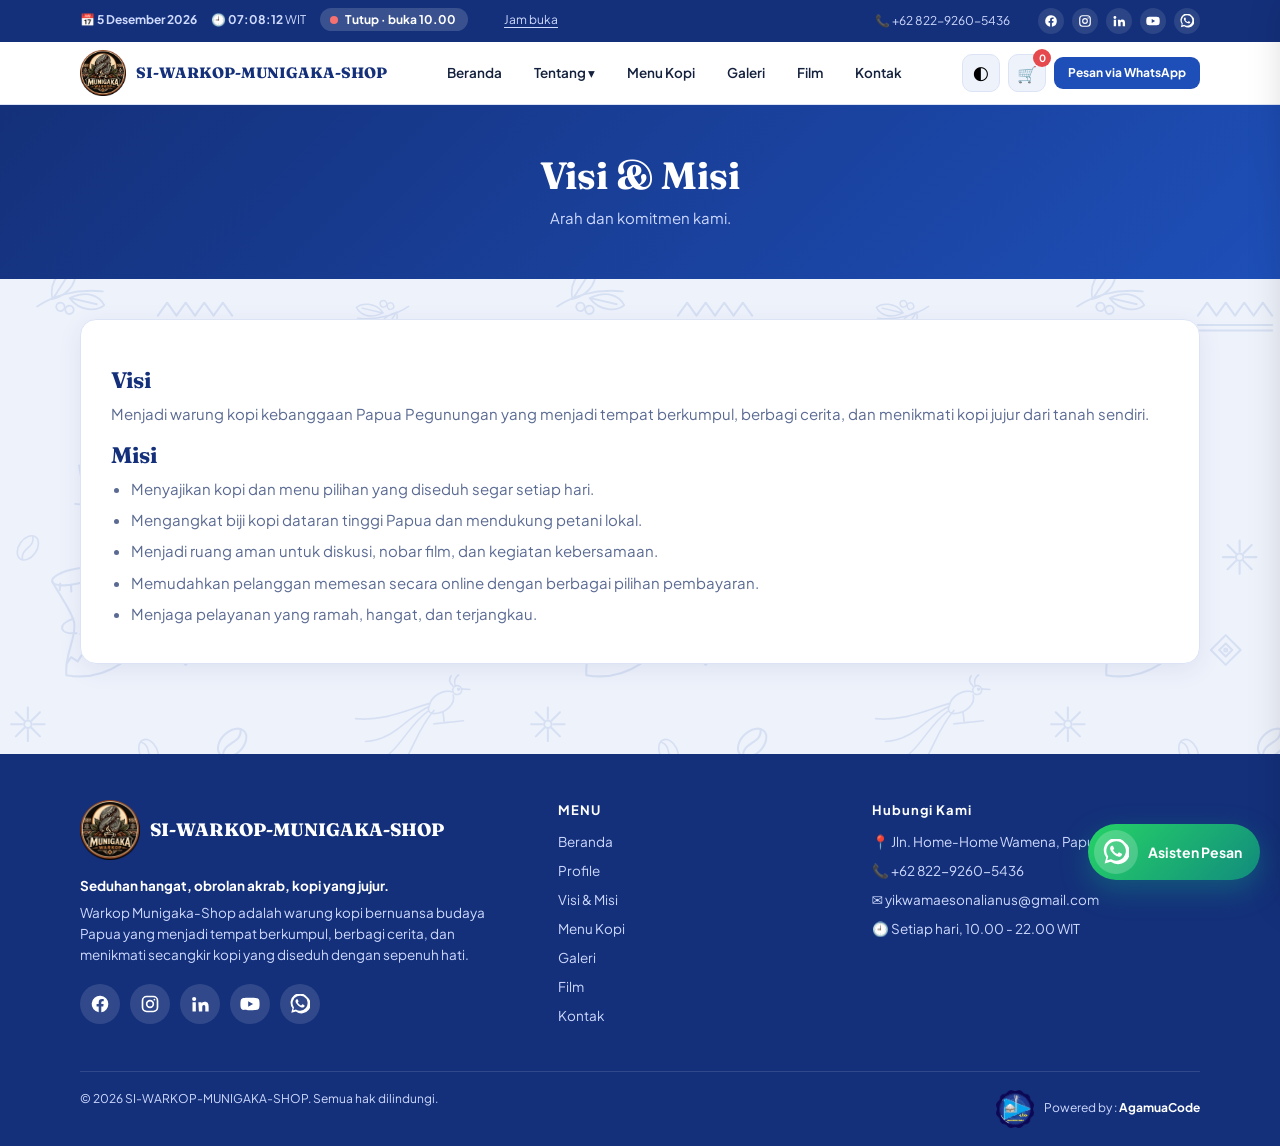
<file: visi-misi.html>
<!DOCTYPE html>
<html lang="id">
<head>
<meta charset="UTF-8"><meta name="viewport" content="width=device-width,initial-scale=1">
<title>Visi & Misi — SI-WARKOP-MUNIGAKA-SHOP</title>
<link rel="icon" href="assets/images/logo.png">
<link rel="preconnect" href="https://fonts.googleapis.com"><link rel="preconnect" href="https://fonts.gstatic.com" crossorigin>
<link href="https://fonts.googleapis.com/css2?family=Fraunces:opsz,wght@9..144,600;9..144,800&family=Plus+Jakarta+Sans:wght@400;500;600;700&display=swap" rel="stylesheet">
<link rel="stylesheet" href="assets/css/style.css">
</head>
<body data-page="visi">
<div id="site-header"></div>
<div class="page-hero"><div class="wrap"><h1>Visi & Misi</h1><p>Arah dan komitmen kami.</p></div></div>
<main class="wrap" style="padding:40px 0">
<div class="prose"><h2>Visi</h2><p>Menjadi warung kopi kebanggaan Papua Pegunungan yang menjadi tempat berkumpul, berbagi cerita, dan menikmati kopi jujur dari tanah sendiri.</p>
<h2>Misi</h2><ul><li>Menyajikan kopi dan menu pilihan yang diseduh segar setiap hari.</li><li>Mengangkat biji kopi dataran tinggi Papua dan mendukung petani lokal.</li><li>Menjadi ruang aman untuk diskusi, nobar film, dan kegiatan kebersamaan.</li><li>Memudahkan pelanggan memesan secara online dengan berbagai pilihan pembayaran.</li><li>Menjaga pelayanan yang ramah, hangat, dan terjangkau.</li></ul></div>
</main>
<div id="site-footer"></div>
<script src="assets/js/app.js"></script>
<script src="assets/js/asisten.js"></script>
</body></html>
</file>
<file: assets/css/style.css>
:root{--navy:#14307a;--blue:#1e4fb8;--blue2:#2d63d6;--bg:#eef2fb;--card:#fff;--text:#14213d;--muted:#5a6a92;--line:#dbe3f5;--gold:#d9a441;--r:16px;--shadow:0 6px 24px rgba(20,48,122,.08);--serif:'Fraunces',Georgia,serif;--sans:'Plus Jakarta Sans',system-ui,sans-serif}
[data-theme=dark]{--bg:#0c1430;--card:#141f45;--text:#e8edfb;--muted:#9fb0dd;--line:#25346b}
*{box-sizing:border-box;margin:0;padding:0}
html{scroll-behavior:smooth}
body{font-family:var(--sans);background:var(--bg);color:var(--text);line-height:1.55;font-size:15px;
position:relative}
img{max-width:100%;display:block}a{color:inherit;text-decoration:none}button{font-family:inherit;cursor:pointer;border:0}
.wrap{width:min(1120px,92%);margin:auto}
h1,h2,h3{font-family:var(--serif);line-height:1.15}
/* topbar */
.topbar{background:var(--navy);color:#cfdaff;font-size:12px}
.topbar .wrap{display:flex;justify-content:space-between;gap:12px;padding:8px 0;flex-wrap:wrap}
.topbar span{margin-right:14px}.topbar .right{display:flex;gap:14px;align-items:center}
/* nav */
.nav{background:var(--card);position:sticky;top:0;z-index:50;box-shadow:0 1px 0 var(--line)}
.nav .wrap{display:flex;align-items:center;gap:20px;height:62px}
.brand{display:flex;align-items:center;gap:10px;font-family:var(--serif);font-weight:800;color:var(--navy);font-size:15px}
[data-theme=dark] .brand{color:#fff}
.brand img{width:40px;height:40px;border-radius:50%}
.menu{display:flex;gap:4px;margin:0 auto;list-style:none;align-items:center}
.menu>li{position:relative}
.menu a,.menu .dd-btn{display:block;padding:8px 14px;border-radius:10px;font-weight:600;font-size:13.5px;color:var(--text);background:none}
.menu a:hover,.menu .dd-btn:hover{background:var(--bg)}
.menu a.active{background:#e3ebfc;color:var(--blue)}
[data-theme=dark] .menu a.active{background:#22336f;color:#fff}
.dd{position:absolute;top:100%;left:0;background:var(--card);border:1px solid var(--line);border-radius:12px;min-width:170px;padding:6px;box-shadow:var(--shadow);display:none}
.has-dd:hover .dd,.has-dd.open .dd{display:block}
.actions{display:flex;gap:8px;align-items:center}
.btn{display:inline-flex;align-items:center;gap:6px;padding:10px 20px;border-radius:12px;font-weight:700;font-size:13.5px;transition:.2s}
.btn-primary{background:var(--blue);color:#fff}.btn-primary:hover{background:var(--blue2);transform:translateY(-1px)}
.btn-ghost{background:var(--card);border:1px solid var(--line);color:var(--text)}.btn-ghost:hover{border-color:var(--blue)}
.btn-white{background:#fff;color:var(--navy)}
.btn-outline{background:rgba(255,255,255,.12);color:#fff;border:1px solid rgba(255,255,255,.35)}
.btn-sm{padding:7px 14px;font-size:12px;border-radius:9px}
.icon-btn{position:relative;width:38px;height:38px;border-radius:10px;background:var(--bg);border:1px solid var(--line);font-size:16px}
.badge{position:absolute;top:-6px;right:-6px;background:#e5484d;color:#fff;border-radius:99px;font-size:10px;min-width:18px;height:18px;display:grid;place-items:center;font-weight:700}
.burger{display:none}
/* hero */
.hero{position:relative;height:500px;color:#fff;overflow:hidden;margin-bottom:-60px}
.slide{position:absolute;inset:0;background-size:cover;background-position:center;opacity:0;transition:opacity .9s}
.slide.on{opacity:1}
.hero:before{content:"";position:absolute;inset:0;z-index:1;background:linear-gradient(90deg,rgba(11,31,92,.92),rgba(11,31,92,.35))}
.hero .wrap{position:relative;z-index:2;height:100%;display:flex;align-items:center;justify-content:space-between;gap:30px;padding-bottom:50px}
.tag{display:inline-block;font-size:11px;letter-spacing:.14em;text-transform:uppercase;border:1px solid rgba(255,255,255,.35);padding:5px 12px;border-radius:8px;background:rgba(255,255,255,.1);margin-bottom:20px}
.hero h1{font-size:clamp(34px,5vw,50px);font-weight:800}.hero h1 em{font-style:normal;color:#b9cdfa}
.hero p{max-width:420px;margin:16px 0 24px;color:#dbe5ff}
.hero .cta{display:flex;gap:12px;flex-wrap:wrap}
.open-card{width:310px;text-align:center;padding:22px;border:4px solid #4a82ff;border-radius:20px;background:var(--blue);box-shadow:0 0 0 6px rgba(74,130,255,.3);flex-shrink:0}
.open-card img{width:130px;height:130px;margin:0 auto 14px;border-radius:14px;object-fit:cover}
.open-card h3{font-size:21px}.open-card small{display:block;color:#c6d6ff;margin:4px 0 16px}
.dots{position:absolute;right:calc((100% - min(1120px,92%))/2);bottom:70px;z-index:3;display:flex;gap:6px}
.dots i{width:8px;height:8px;border-radius:9px;background:rgba(255,255,255,.4);cursor:pointer;transition:.3s}.dots i.on{width:28px;background:#fff}
/* features */
.features{position:relative;z-index:5;background:var(--card);border-radius:var(--r);box-shadow:var(--shadow);padding:20px 26px;display:grid;grid-template-columns:repeat(3,1fr);gap:24px;border:1px solid var(--line)}
.feat{display:flex;gap:14px}.feat .ic{font-size:30px}.feat b{display:block;font-size:14px}.feat span{font-size:12.5px;color:var(--blue)}
section{padding:46px 0}
.eyebrow{font-size:11.5px;letter-spacing:.14em;text-transform:uppercase;color:var(--blue);font-weight:700}
.sec-head{display:flex;justify-content:space-between;align-items:flex-end;gap:12px;margin-bottom:18px}
.sec-head h2{font-size:clamp(24px,3.2vw,30px);color:var(--navy)}[data-theme=dark] .sec-head h2,[data-theme=dark] .center h2{color:#fff}
.more{font-size:12.5px;color:var(--blue);text-decoration:underline;font-weight:600}
.center{text-align:center}.center h2{color:var(--navy);font-size:30px}.center p{color:var(--blue);font-size:13px;margin-top:6px}
.chips{display:flex;gap:10px;flex-wrap:wrap;margin-bottom:24px}
.chip{padding:7px 16px;border-radius:99px;background:var(--card);border:1px solid var(--line);color:var(--blue);font-size:12.5px;font-weight:600}
.chip.on,.chip:hover{background:var(--blue);color:#fff;border-color:var(--blue)}
/* cards */
.grid4{display:grid;grid-template-columns:repeat(4,1fr);gap:20px}
.grid3{display:grid;grid-template-columns:repeat(3,1fr);gap:20px}
.card{background:var(--card);border-radius:var(--r);overflow:hidden;box-shadow:var(--shadow);border:1px solid var(--line);transition:.25s}
.card:hover{transform:translateY(-4px)}
.card .img{aspect-ratio:4/3;overflow:hidden}.card .img img{width:100%;height:100%;object-fit:cover;transition:.5s}.card:hover .img img{transform:scale(1.06)}
.card .body{padding:14px 16px 16px}
.cat{font-size:10.5px;letter-spacing:.1em;text-transform:uppercase;color:var(--blue)}
.card h3{font-size:17px;margin:3px 0 4px;color:var(--navy)}[data-theme=dark] .card h3{color:#fff}
.card p{font-size:12.5px;color:var(--blue);min-height:38px}
.price-row{display:flex;justify-content:space-between;align-items:center;margin-top:12px}
.price-row b{font-size:14px}
.empty{grid-column:1/-1;text-align:center;color:var(--muted);padding:30px}
/* about */
.about{background:#e3ebfc;border-radius:22px;padding:34px;display:grid;grid-template-columns:1.1fr 1fr;gap:30px;align-items:center}
[data-theme=dark] .about{background:#17234f}
.about h2{font-size:30px;color:var(--navy);margin:8px 0 12px}[data-theme=dark] .about h2{color:#fff}
.about p{color:var(--blue);margin-bottom:20px}
.stats{display:grid;grid-template-columns:1fr 1fr;gap:14px}
.stat{background:var(--card);border-radius:14px;padding:22px;text-align:center}
.stat b{font-family:var(--serif);font-size:28px;color:var(--navy);display:block}[data-theme=dark] .stat b{color:#fff}
.stat span{font-size:12.5px;color:var(--blue)}.stat.wide{grid-column:1/-1;font-family:var(--serif);font-weight:700;font-size:19px;color:var(--navy);padding:20px}
/* founder */
.founder{max-width:320px;margin:20px auto 0;text-align:center}
.founder .img{aspect-ratio:4/5}.founder h3{font-size:20px;padding:6px 0}
/* film */
.film .img{aspect-ratio:16/9;position:relative}
.film .img:after{content:"▶";position:absolute;inset:0;display:grid;place-items:center;font-size:42px;color:#fff;background:rgba(0,0,0,.25);opacity:0;transition:.3s}
.film:hover .img:after{opacity:1}.film{cursor:pointer}
.film small{color:var(--muted)}
/* pay */
.pay{padding:28px 24px;text-align:center}.pay .ic{font-size:32px}.pay h3{font-size:16px;margin:8px 0 4px}
.pay .note{background:var(--bg);border-radius:10px;padding:10px;font-size:11.5px;color:var(--blue);margin-top:12px}
.rek{font-family:'Courier New',monospace;font-weight:700;font-size:19px;margin:8px 0 2px;display:block}
/* gallery */
.gal{columns:4 220px;column-gap:16px}.gal figure{break-inside:avoid;margin-bottom:16px;border-radius:14px;overflow:hidden;position:relative;cursor:pointer;box-shadow:var(--shadow)}
.gal img{width:100%;transition:.4s}.gal figure:hover img{transform:scale(1.05)}
.gal figcaption{position:absolute;left:0;right:0;bottom:0;padding:26px 12px 10px;color:#fff;font-size:13px;font-weight:600;background:linear-gradient(transparent,rgba(0,0,0,.65))}
/* pages */
.page-hero{background:linear-gradient(135deg,var(--navy),var(--blue));color:#fff;padding:50px 0;text-align:center}
.page-hero h1{font-size:38px}.page-hero p{color:#cfdaff;margin-top:8px}
.prose{background:var(--card);border-radius:var(--r);padding:30px;border:1px solid var(--line);box-shadow:var(--shadow)}
.prose h2{color:var(--navy);margin:18px 0 8px}[data-theme=dark] .prose h2{color:#fff}.prose p,.prose li{color:var(--muted);margin-bottom:8px}.prose ul{padding-left:20px}
.two{display:grid;grid-template-columns:1fr 1fr;gap:26px;align-items:center}
.two img{border-radius:var(--r)}
.form{max-width:440px;margin:auto;background:var(--card);padding:30px;border-radius:20px;border:1px solid var(--line);box-shadow:var(--shadow)}
.form h1{font-size:28px;color:var(--navy);margin-bottom:6px}[data-theme=dark] .form h1{color:#fff}
.field{margin:14px 0}.field label{display:block;font-size:12.5px;font-weight:700;margin-bottom:5px}
.field input,.field textarea,.field select{width:100%;padding:12px 14px;border-radius:11px;border:1px solid var(--line);background:var(--bg);color:var(--text);font:inherit}
.field input:focus,.field textarea:focus{outline:2px solid var(--blue);border-color:transparent}
.msg{padding:10px 14px;border-radius:10px;font-size:13px;margin-top:12px;display:none}.msg.err{background:#fde8e8;color:#b42318;display:block}.msg.ok{background:#e3f6ea;color:#18794e;display:block}
.form .btn{width:100%;justify-content:center;margin-top:6px}.form .alt{text-align:center;font-size:13px;margin-top:16px;color:var(--muted)}.form .alt a{color:var(--blue);font-weight:700}
/* footer */
footer{background:var(--navy);color:#cfdaff;margin-top:50px;padding-top:46px}
.fgrid{display:grid;grid-template-columns:1.6fr 1fr 1.2fr;gap:40px}
footer h4{color:#fff;font-size:13px;margin-bottom:12px;letter-spacing:.08em}
footer li{list-style:none;margin-bottom:8px;font-size:13.5px}footer li a:hover{color:#fff}
footer .brand{color:#fff;font-size:18px}
footer .tagline{color:#fff;font-weight:700;margin:16px 0 6px;font-size:13.5px}
.fbot{border-top:1px solid rgba(255,255,255,.12);margin-top:36px;padding:18px 0;display:flex;justify-content:space-between;font-size:12px;flex-wrap:wrap;gap:8px}
/* drawer & modal */
.overlay{position:fixed;inset:0;background:rgba(5,12,40,.55);z-index:90;display:none}.overlay.on{display:block}
.drawer{position:fixed;top:0;right:-420px;width:min(400px,100%);height:100%;background:var(--card);z-index:100;transition:.3s;display:flex;flex-direction:column;box-shadow:-10px 0 40px rgba(0,0,0,.2)}
.drawer.on{right:0}
.drawer header{padding:18px 20px;display:flex;justify-content:space-between;align-items:center;border-bottom:1px solid var(--line)}
.drawer header h3{font-size:20px}.drawer .items{flex:1;overflow:auto;padding:14px 20px}
.ci{display:flex;gap:12px;align-items:center;padding:10px 0;border-bottom:1px solid var(--line)}
.ci img{width:56px;height:56px;border-radius:10px;object-fit:cover}.ci div{flex:1;font-size:13px}.ci small{color:var(--muted)}
.qty{display:flex;align-items:center;gap:8px}.qty button{width:26px;height:26px;border-radius:8px;background:var(--bg);color:var(--text);border:1px solid var(--line)}
.drawer footer{background:var(--card);color:var(--text);margin:0;padding:16px 20px;border-top:1px solid var(--line)}
.total{display:flex;justify-content:space-between;font-weight:800;font-size:17px;margin-bottom:12px}
.modal{position:fixed;inset:0;z-index:110;display:none;place-items:center;padding:20px}.modal.on{display:grid}
.modal .box{background:var(--card);border-radius:18px;max-width:640px;width:100%;overflow:hidden;position:relative}
.modal .box img{width:100%}.modal .box .in{padding:18px}.modal .x{position:absolute;top:10px;right:10px;width:34px;height:34px;border-radius:50%;background:rgba(0,0,0,.5);color:#fff;z-index:2}
.toast{position:fixed;bottom:24px;left:50%;transform:translate(-50%,80px);background:var(--navy);color:#fff;padding:12px 22px;border-radius:12px;z-index:200;transition:.3s;opacity:0;font-size:13.5px}
.toast.on{transform:translate(-50%,0);opacity:1}
.user-pill{display:flex;align-items:center;gap:8px;font-size:13px;font-weight:700}
.reveal{opacity:0;transform:translateY(22px);transition:.7s}.reveal.in{opacity:1;transform:none}
/* responsive */
@media(max-width:960px){.grid4{grid-template-columns:repeat(2,1fr)}.grid3{grid-template-columns:repeat(2,1fr)}.about,.two{grid-template-columns:1fr}.open-card{display:none}.fgrid{grid-template-columns:1fr 1fr}}
@media(max-width:860px){.burger{display:grid;place-items:center}
.menu{position:absolute;top:62px;left:0;right:0;background:var(--card);flex-direction:column;align-items:stretch;padding:12px 4%;display:none;border-bottom:1px solid var(--line);margin:0}
.menu.on{display:flex}.dd{position:static;display:none;box-shadow:none;border:0;margin-left:12px}.has-dd.open .dd{display:block}.has-dd:hover .dd{display:none}.has-dd.open:hover .dd{display:block}
.nav .actions{margin-left:auto}.hide-sm{display:none}.features{grid-template-columns:1fr}.topbar .right>span{display:none}.topbar span{margin-right:8px}.topbar .wrap{justify-content:space-between;align-items:center}}
@media(max-width:560px){.grid4,.grid3{grid-template-columns:1fr}.hero{height:560px}.fgrid{grid-template-columns:1fr}.brand span{font-size:12px}.hero h1{font-size:34px}}

/* social */
.social-links{display:flex;gap:10px;flex-wrap:wrap;align-items:center}
.social-links a{width:40px;height:40px;border-radius:50%;background:rgba(255,255,255,.12);color:#fff;display:grid;place-items:center;transition:.25s}
.social-links a svg{width:20px;height:20px}
.social-links.sm{gap:8px}.social-links.sm a{width:26px;height:26px;background:rgba(255,255,255,.1)}.social-links.sm a svg{width:14px;height:14px}
.social-links a:hover{transform:translateY(-3px);color:#fff}
[data-net=facebook]:hover{background:#1877f2!important}[data-net=instagram]:hover{background:linear-gradient(45deg,#f9a23a,#e1306c,#833ab4)!important}
[data-net=linkedin]:hover{background:#0a66c2!important}[data-net=youtube]:hover{background:#ff0000!important}[data-net=whatsapp]:hover{background:#25d366!important}
.brand img{object-fit:contain;background:none;border-radius:0}
.nav .brand img{width:46px;height:46px}footer .brand img{width:60px;height:60px}

footer .social-links{margin-top:18px}

/* video */
.player-wrap{background:var(--card);border-radius:20px;overflow:hidden;border:1px solid var(--line);box-shadow:var(--shadow)}
.player,.video{aspect-ratio:16/9;background:#000;width:100%}
.player iframe,.video iframe{width:100%;height:100%;border:0;display:block}
.player-info{display:flex;justify-content:space-between;gap:14px;align-items:center;padding:16px 20px;flex-wrap:wrap}
.player-info h2{font-size:22px;color:var(--navy)}[data-theme=dark] .player-info h2{color:#fff}.player-info p{color:var(--muted);font-size:13.5px}
.yt-form{display:flex;gap:10px;margin-top:16px}.yt-form input{flex:1;min-width:0;padding:13px 16px;border-radius:12px;border:1px solid var(--line);background:var(--card);color:var(--text);font:inherit}
.yt-form input:focus{outline:2px solid var(--blue);border-color:transparent}
.film.now{outline:3px solid var(--blue)}
.modal .box{max-height:92vh;overflow:auto}
.powered{display:flex;align-items:center;gap:8px}.powered img{width:30px;height:30px;object-fit:contain}.powered b{color:#fff}
@media(max-width:560px){.yt-form{flex-direction:column}.fbot{flex-direction:column;align-items:flex-start}}

/* motif papua: tifa, cangkir kopi, cenderawasih, daun & biji kopi */
body::before{content:"";position:fixed;inset:0;z-index:-1;pointer-events:none;background:url(../images/motif-papua.svg) 0 0/520px 520px repeat;opacity:.11}
[data-theme=dark] body::before{background-image:url(../images/motif-papua-dark.svg);opacity:.07}
@media(max-width:860px){body::before{background-size:400px 400px}}
@media(max-width:480px){body::before{background-size:320px 320px;opacity:.09}}
.powered{gap:10px}.powered img{width:38px;height:38px}.powered span{color:#cfdaff}

/* ===== Asisten Pesan ===== */
.bot-fab{position:fixed;right:20px;bottom:20px;z-index:85;display:flex;align-items:center;gap:10px;padding:0 18px 0 6px;height:56px;border-radius:99px;color:#fff;font-weight:700;font-size:14px;background:linear-gradient(135deg,#25d366,#128c7e);box-shadow:0 10px 28px rgba(18,140,126,.45);transition:.25s}
.bot-fab:hover{transform:translateY(-3px)}
.bot-fab .ic{width:44px;height:44px;border-radius:50%;background:rgba(255,255,255,.2);display:grid;place-items:center}.bot-fab .ic svg{width:26px;height:26px}
.bot-fab .pulse{position:absolute;inset:0;border-radius:99px;box-shadow:0 0 0 0 rgba(37,211,102,.55);animation:pulse 2.2s infinite;pointer-events:none}
@keyframes pulse{70%{box-shadow:0 0 0 16px rgba(37,211,102,0)}100%{box-shadow:0 0 0 0 rgba(37,211,102,0)}}
.bot-tip{position:fixed;right:24px;bottom:88px;z-index:85;background:var(--card);color:var(--text);padding:12px 38px 12px 16px;border-radius:14px 14px 4px 14px;box-shadow:var(--shadow);border:1px solid var(--line);font-size:13.5px;font-weight:600;opacity:0;transform:translateY(10px);pointer-events:none;transition:.3s}
.bot-tip.on{opacity:1;transform:none;pointer-events:auto}.bot-tip button{position:absolute;top:6px;right:8px;background:none;color:var(--muted);font-size:12px}
.bot{padding:0;position:fixed;right:20px;bottom:20px;z-index:95;width:380px;height:min(620px,calc(100vh - 40px));background:var(--card);border-radius:22px;border:1px solid var(--line);box-shadow:0 24px 70px rgba(10,25,80,.35);display:flex;flex-direction:column;overflow:hidden;opacity:0;transform:translateY(20px) scale(.96);pointer-events:none;transition:.28s;transform-origin:bottom right}
.bot.on{opacity:1;transform:none;pointer-events:auto}
body.bot-open .bot-fab,body.bot-open .bot-tip{opacity:0;pointer-events:none}
.bot header{display:flex;align-items:center;gap:12px;padding:14px 16px;background:linear-gradient(135deg,var(--navy),var(--blue));color:#fff}
.bot header img{width:42px;height:42px;border-radius:50%;background:#fff;object-fit:contain}
.bot header div{flex:1;line-height:1.25}.bot header small{display:flex;align-items:center;gap:6px;font-size:11.5px;color:#cfe0ff}.bot header small i{width:8px;height:8px;border-radius:50%;background:#25d366}
.bot-ic{width:36px;height:36px;border-radius:50%;background:rgba(255,255,255,.16);color:#fff;display:grid;place-items:center;font-size:14px}.bot-ic svg{width:19px;height:19px}.bot-ic:hover{background:rgba(255,255,255,.3)}
.bot-body{flex:1;overflow-y:auto;padding:16px;display:flex;flex-direction:column;gap:10px;background:var(--bg);scroll-behavior:smooth}
.msg-b{display:flex}.msg-b.me{justify-content:flex-end}
.msg-b .b{max-width:86%;padding:10px 13px;border-radius:16px;font-size:13.5px;line-height:1.5;background:var(--card);border:1px solid var(--line);border-bottom-left-radius:4px;animation:pop .25s}
.msg-b.me .b{background:var(--blue);color:#fff;border-color:var(--blue);border-radius:16px 16px 4px 16px}
.msg-b .b small{display:block;font-size:10px;opacity:.55;margin-top:4px;text-align:right}.msg-b .b a{color:var(--blue);text-decoration:underline;font-weight:600}.msg-b.me .b a{color:#fff}
.msg-b .b small>small,.msg-b .b>small{font-size:11px;opacity:.75;text-align:left}.msg-b .b>small:last-child{font-size:10px;opacity:.55;text-align:right}
@keyframes pop{from{opacity:0;transform:translateY(6px)}}
.typing{display:inline-flex;gap:4px;padding:4px 2px}.typing i{width:7px;height:7px;border-radius:50%;background:var(--muted);animation:blink 1s infinite}.typing i:nth-child(2){animation-delay:.15s}.typing i:nth-child(3){animation-delay:.3s}
@keyframes blink{0%,60%,100%{opacity:.25;transform:none}30%{opacity:1;transform:translateY(-3px)}}
.sum{margin-top:10px;padding:12px;border-radius:12px;background:var(--bg);border:1px dashed var(--blue)}.sum .ln{margin:6px 0;font-size:13px}
.sum .tot{display:flex;justify-content:space-between;border-top:1px solid var(--line);padding-top:8px;margin-top:6px}.sum p{margin-top:8px;font-size:12.5px;color:var(--muted)}
.bot-chips{display:flex;flex-wrap:wrap;gap:8px;padding:10px 14px;max-height:150px;overflow-y:auto;background:var(--card);border-top:1px solid var(--line)}.bot-chips:empty{display:none}
.bchip{padding:8px 13px;border-radius:99px;border:1px solid var(--blue);background:var(--card);color:var(--blue);font-size:12.5px;font-weight:600;transition:.2s;text-align:left}
.bchip:hover{background:var(--blue);color:#fff}.bchip.pri{background:var(--blue);color:#fff}.bchip.pri:hover{background:var(--blue2)}
.bchip.wa{background:#25d366;border-color:#25d366;color:#fff}.bchip.wa:hover{background:#128c7e}
.bot-form{display:flex;gap:8px;padding:10px 14px;border-top:1px solid var(--line);background:var(--card)}
.bot-form input{flex:1;min-width:0;padding:11px 14px;border-radius:99px;border:1px solid var(--line);background:var(--bg);color:var(--text);font:inherit;font-size:14px}
.bot-form input:focus{outline:2px solid var(--blue);border-color:transparent}
.bot-form button{width:44px;height:44px;border-radius:50%;background:var(--blue);color:#fff;font-size:16px}
.bot-foot{text-align:center;font-size:10.5px;color:var(--muted);padding:0 10px 10px;background:var(--card)}
@media(max-width:560px){.bot{right:0;left:0;bottom:0;width:100%;height:88vh;border-radius:22px 22px 0 0}.bot-fab{right:14px;bottom:14px}.bot-fab .lbl{display:none}.bot-fab{padding:0 6px}.bot-tip{right:16px;bottom:80px}.bot-form input{font-size:16px}}
footer li a{color:inherit}

/* ===== Jam buka, status, galeri ===== */
:focus-visible{outline:2px solid var(--gold);outline-offset:2px}
.st{display:inline-flex;align-items:center;gap:7px;font-size:12px;font-weight:700;padding:4px 12px 4px 10px;border-radius:99px;white-space:nowrap;background:rgba(24,160,88,.14);color:#0f7a42}
.st i{width:8px;height:8px;border-radius:50%;background:currentColor;flex-shrink:0}
.st.on i{animation:live 2s infinite}
@keyframes live{0%{box-shadow:0 0 0 0 rgba(24,160,88,.55)}80%,100%{box-shadow:0 0 0 7px rgba(24,160,88,0)}}
.st.soon{background:rgba(217,164,65,.2);color:#8a6411}
.st.off{background:rgba(229,72,77,.14);color:#b42318}
[data-theme=dark] .st.on{background:rgba(95,224,160,.15);color:#5fe0a0}
[data-theme=dark] .st.soon{background:rgba(251,191,36,.16);color:#fbbf24}
[data-theme=dark] .st.off{background:rgba(248,113,113,.16);color:#f87171}
.on-dark .st,.topbar .st{background:rgba(255,255,255,.16);color:#fff}
.on-dark .st.on i,.topbar .st.on i{color:#4ade80}.on-dark .st.soon i,.topbar .st.soon i{color:#fbbf24}.on-dark .st.off i,.topbar .st.off i{color:#f87171}
.top-hours{display:inline-flex;align-items:center;gap:8px;background:none;color:#cfdaff;font-size:12px;padding:0}
.top-hours u,.hero-status u{text-decoration:underline;text-underline-offset:3px}
.hero-status{display:none;align-items:center;gap:10px;background:none;color:#fff;font-size:12.5px;margin-bottom:14px;padding:0}
.open-card .oc-state{display:flex;justify-content:center;margin:0 0 12px}
.open-card .btn{width:100%;justify-content:center;margin-top:14px}
@media(max-width:960px){.hero-status{display:inline-flex}}

/* kartu jam buka */
.hc{background:var(--card);border:1px solid var(--line);border-radius:18px;padding:20px 22px}
.hc-top{display:flex;justify-content:space-between;align-items:center;gap:14px;flex-wrap:wrap}
.hc-time b{display:block;font-family:var(--serif);font-size:clamp(26px,5vw,34px);line-height:1.1;color:var(--navy)}
[data-theme=dark] .hc-time b{color:#fff}
.hc-time span{font-size:12.5px;color:var(--muted)}
.hc-state{text-align:right}.hc-state .js-text{font-size:13px;color:var(--muted);margin:6px 0 0}
.tl{position:relative;height:10px;border-radius:99px;background:var(--bg);border:1px solid var(--line);margin:30px 4px 30px}
.tl-open{position:absolute;top:-1px;bottom:-1px;border-radius:99px;background:linear-gradient(90deg,var(--blue),var(--blue2))}
.tl-now{position:absolute;top:-7px;width:4px;height:22px;border-radius:3px;background:var(--gold);transform:translateX(-50%);box-shadow:0 0 0 3px var(--card);transition:left 1s}
.tl-l{position:absolute;top:18px;font-size:11px;color:var(--muted);transform:translateX(-50%);white-space:nowrap}
.tl-l.a{transform:none}
.tl-key{display:flex;gap:6px;align-items:center;font-size:11.5px;color:var(--muted);margin:-8px 0 12px}
.tl-key i{width:14px;height:6px;border-radius:3px;display:inline-block}.tl-key .k1{background:var(--blue)}.tl-key .k2{background:var(--gold);width:4px;height:12px;margin-left:10px}
.hc ul.wk,.hm-body ul.wk{list-style:none;padding:0;margin:0;display:grid;grid-template-columns:repeat(auto-fit,minmax(190px,1fr));gap:4px 20px}
.wk li{display:flex;justify-content:space-between;align-items:center;gap:10px;padding:8px 12px;margin:0;border-radius:10px;font-size:13px;color:var(--muted)}
.wk li b{color:var(--text);font-weight:600;white-space:nowrap}
.wk li.today{background:#e3ebfc;color:var(--navy)}[data-theme=dark] .wk li.today{background:#22336f;color:#fff}
.wk li em{font-style:normal;font-size:10.5px;font-weight:700;background:var(--blue);color:#fff;padding:1px 8px;border-radius:99px;margin-left:8px}

/* bagian jam buka di beranda */
.hours-sec{display:grid;grid-template-columns:.85fr 1.15fr;gap:26px;align-items:center;background:var(--card);border:1px solid var(--line);border-radius:24px;padding:18px;box-shadow:var(--shadow)}
.hs-photo{border-radius:16px;overflow:hidden;align-self:stretch;min-height:260px}.hs-photo img{width:100%;height:100%;object-fit:cover}
.hs-info{padding:8px 8px 8px 0}.hs-info h2{font-size:clamp(23px,3.2vw,30px);color:var(--navy);margin:6px 0 16px}[data-theme=dark] .hs-info h2{color:#fff}
.hs-info .hc{background:var(--bg)}.hs-cta{display:flex;gap:10px;flex-wrap:wrap;margin-top:16px}
@media(max-width:860px){.hours-sec{grid-template-columns:1fr;padding:14px}.hs-photo{min-height:0;aspect-ratio:16/9}.hs-info{padding:0 4px 6px}}

/* pop-up jam buka (muncul pertama kali) */
.hm{position:fixed;inset:0;z-index:300;display:grid;place-items:center;padding:16px;visibility:hidden;opacity:0;transition:opacity .35s,visibility 0s .35s}
.hm.on{visibility:visible;opacity:1;transition:opacity .35s}
.hm-bg{position:absolute;inset:0;background:rgba(6,14,46,.74);backdrop-filter:blur(6px)}
.hm-card{position:relative;width:min(580px,100%);max-height:calc(100vh - 32px);max-height:calc(100dvh - 32px);overflow:auto;background:var(--card);border-radius:24px;box-shadow:0 30px 80px rgba(0,0,0,.45);transform:translateY(26px) scale(.97);transition:transform .5s cubic-bezier(.2,.8,.2,1)}
.hm.on .hm-card{transform:none}
.hm-photo{position:relative;aspect-ratio:16/8;overflow:hidden;background:var(--navy)}
.hm-photo img{width:100%;height:100%;object-fit:cover}
.hm-photo:after{content:"";position:absolute;inset:0;background:linear-gradient(180deg,rgba(8,20,64,.1),rgba(8,20,64,.85))}
.hm-cap{position:absolute;left:22px;right:56px;bottom:16px;z-index:1;color:#fff}
.hm-cap h2{font-size:clamp(22px,5vw,29px);margin-top:8px}
.hm-x{position:absolute;top:12px;right:12px;z-index:3;width:36px;height:36px;border-radius:50%;background:rgba(0,0,0,.5);color:#fff}
.hm-body{padding:20px 22px 22px}
.hm-greet{color:var(--muted);font-size:13.5px;margin-bottom:14px}
.hm-addr{font-size:13px;color:var(--muted);margin:16px 0 14px}
.hm-cta{display:flex;gap:8px;flex-wrap:wrap}.hm-cta .btn{flex:1 1 auto;justify-content:center}
.hm-go{display:block;width:100%;margin-top:12px;padding:13px;border-radius:12px;background:var(--navy);color:#fff;font-weight:700;font-size:14px}
[data-theme=dark] .hm-go{background:var(--blue)}
body.hm-open{overflow:hidden}
body.hm-open .bot-fab,body.hm-open .bot-tip{opacity:0;pointer-events:none}
@media(max-width:560px){.hm{padding:0;place-items:end center}.hm-card{border-radius:24px 24px 0 0;max-height:92vh;max-height:92dvh}.hm-photo{aspect-ratio:16/9}.hm-body{padding:18px 18px 22px}}

/* galeri mini & lightbox */
.mini-gal{display:grid;grid-template-columns:repeat(3,1fr);grid-auto-rows:210px;gap:14px}
.mini-gal figure{position:relative;margin:0;border-radius:16px;overflow:hidden;cursor:pointer;box-shadow:var(--shadow)}
.mini-gal:not(.alt) figure:nth-child(1),.mini-gal:not(.alt) figure:nth-child(3){grid-column:span 2}
.mini-gal.alt{grid-template-columns:repeat(2,1fr)}.mini-gal.alt figure:first-child{grid-column:span 2}
.mini-gal img{width:100%;height:100%;object-fit:cover;transition:transform .5s}.mini-gal figure:hover img{transform:scale(1.04)}
.mini-gal figcaption{position:absolute;left:0;right:0;bottom:0;padding:28px 14px 10px;color:#fff;font-size:13px;font-weight:600;background:linear-gradient(transparent,rgba(0,0,0,.65))}
@media(max-width:640px){.mini-gal{grid-template-columns:repeat(2,1fr);grid-auto-rows:140px;gap:10px}.mini-gal figcaption{font-size:11.5px;padding:20px 10px 8px}}
.modal .box:has(.lb){max-width:980px}
.lb{position:relative;background:#000}.lb img{max-height:72vh;object-fit:contain;margin:auto}
.lb-n{position:absolute;top:50%;transform:translateY(-50%);width:44px;height:44px;border-radius:50%;background:rgba(0,0,0,.5);color:#fff;font-size:28px;line-height:1;display:grid;place-items:center;padding-bottom:3px}
.lb-n:hover{background:rgba(0,0,0,.75)}.lb-n.prev{left:10px}.lb-n.next{right:10px}
.modal .in small{color:var(--muted)}
.gal figure{contain:layout}

@media(prefers-reduced-motion:reduce){*,*:before,*:after{animation:none!important;transition-duration:.01ms!important;scroll-behavior:auto!important}.reveal{opacity:1;transform:none}}

.hm-body .hc-state .js-pill{display:none}.hm-body .hc-state{text-align:left}
@media(max-width:560px){.hm-photo{aspect-ratio:16/8}.hm-cap{left:18px;bottom:14px}.hm-body .hc-top{gap:6px}.hc ul.wk,.hm-body ul.wk{gap:0}.wk li{padding:6px 12px}.tl{margin:26px 4px 28px}}
</file>
